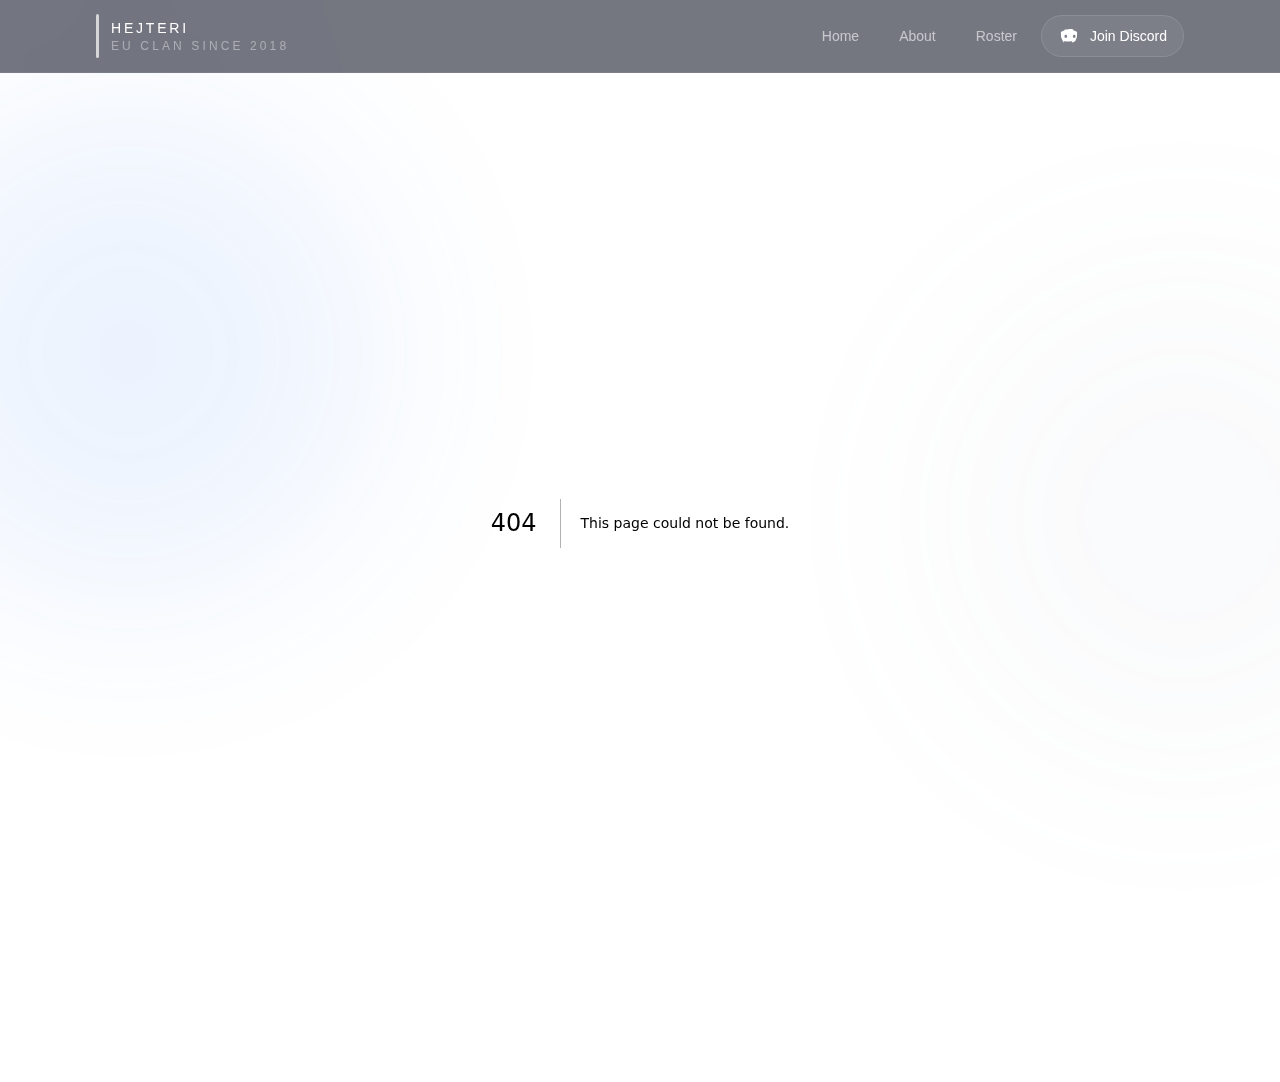
<file: 404/index.html>
<!DOCTYPE html><html lang="en"><head><meta charSet="utf-8"/><meta name="viewport" content="width=device-width, initial-scale=1"/><link rel="stylesheet" href="/_next/static/chunks/02nigaeahvu8h.css" data-precedence="next"/><link rel="preload" as="script" fetchPriority="low" href="/_next/static/chunks/0pc.tn.f9shbm.js"/><script src="/_next/static/chunks/0pqt~8bl3ukh4.js" async=""></script><script src="/_next/static/chunks/0174xh3wfsjm1.js" async=""></script><script src="/_next/static/chunks/00nvzi6qb_-1r.js" async=""></script><script src="/_next/static/chunks/turbopack-0f8xjoh9oty9q.js" async=""></script><script src="/_next/static/chunks/12vv-36tbi~2u.js" async=""></script><script src="/_next/static/chunks/0d3shmwh5_nmn.js" async=""></script><meta name="robots" content="noindex"/><title>404: This page could not be found.</title><title>HEJTERI Clan</title><meta name="description" content="Hejteri"/><link rel="shortcut icon" href="/logo.png"/><link rel="icon" href="/logo.png"/><link rel="apple-touch-icon" href="/logo.png"/><script>(self.__next_s=self.__next_s||[]).push([0,{"children":"\n            (() => {\n              const shouldRemoveAttribute = (name) =>\n                name === \"bis_skin_checked\" ||\n                name === \"bis_register\" ||\n                name.startsWith(\"__processed_\") ||\n                name.startsWith(\"bis_\");\n\n              const stripAttributes = () => {\n                const nodes = [document.documentElement, ...document.querySelectorAll(\"*\")];\n\n                for (const node of nodes) {\n                  for (const attribute of [...node.attributes]) {\n                    if (shouldRemoveAttribute(attribute.name)) {\n                      node.removeAttribute(attribute.name);\n                    }\n                  }\n                }\n              };\n\n              stripAttributes();\n              new MutationObserver(stripAttributes).observe(document.documentElement, {\n                subtree: true,\n                attributes: true,\n              });\n            })();\n          ","id":"strip-extension-attrs"}])</script><script src="/_next/static/chunks/03~yq9q893hmn.js" noModule=""></script></head><body class="font-sans"><div hidden=""><!--$--><!--/$--></div><div class="page-backdrop"></div><div class="relative min-h-screen"><header class="sticky top-0 z-40 border-b border-white/6 bg-slate-950/55 backdrop-blur-2xl"><div class="container-shell flex min-h-18 items-center justify-between gap-4"><a class="flex items-center gap-3" href="/"><span aria-hidden="true" class="h-11 w-[3px] rounded-full bg-white/70"></span><div><p class="font-display text-sm tracking-[0.20em] text-white">HEJTERI</p><p class="text-xs uppercase tracking-[0.26em] text-white/40">EU Clan Since 2018</p></div></a><nav class="hidden items-center gap-2 md:flex"><a class="rounded-full px-4 py-2 text-sm text-white/60 transition duration-300 hover:bg-white/[0.04] hover:text-white" href="/">Home</a><a class="rounded-full px-4 py-2 text-sm text-white/60 transition duration-300 hover:bg-white/[0.04] hover:text-white" href="/#about">About</a><a class="rounded-full px-4 py-2 text-sm text-white/60 transition duration-300 hover:bg-white/[0.04] hover:text-white" href="/roster/">Roster</a><a target="_blank" rel="noreferrer" class="inline-flex items-center gap-2 rounded-full border border-white/12 bg-white/[0.06] px-4 py-2 text-sm text-white transition duration-300 hover:-translate-y-0.5 hover:border-white/20 hover:bg-white/[0.1]" href="https://discord.gg/3jPu48B3pq"><svg viewBox="0 0 24 24" fill="none" class="size-6 size-4" aria-hidden="true"><path d="M8.8 5.4A14.4 14.4 0 0 1 12 5c1.1 0 2.2.1 3.2.4l.4 1.2c1.2.2 2.4.7 3.5 1.4a14 14 0 0 1-1.8 9 12.7 12.7 0 0 1-3.1 1.6l-.7-1.1c.7-.2 1.3-.6 1.9-1-1.7.8-3.7 1.1-5.4 1.1s-3.7-.3-5.4-1.1c.6.4 1.2.8 1.9 1l-.7 1.1A12.7 12.7 0 0 1 4.7 17a14 14 0 0 1-1.8-9 12 12 0 0 1 3.5-1.4l.4-1.2Zm-1 8.5c.7 0 1.3-.7 1.3-1.6 0-.9-.6-1.6-1.3-1.6-.8 0-1.4.7-1.3 1.6 0 .9.6 1.6 1.3 1.6Zm8.4 0c.8 0 1.4-.7 1.3-1.6 0-.9-.6-1.6-1.3-1.6s-1.3.7-1.3 1.6c0 .9.5 1.6 1.3 1.6Z" class="fill-current"></path></svg>Join Discord</a></nav><button type="button" class="inline-flex size-11 items-center justify-center rounded-2xl border border-white/10 bg-white/[0.04] text-white md:hidden" aria-expanded="false" aria-label="Toggle navigation"><svg viewBox="0 0 24 24" fill="none" class="size-5" aria-hidden="true"><path d="M4 7h16M4 12h16M4 17h16" stroke="currentColor" stroke-width="1.8" stroke-linecap="round"></path></svg></button></div><div class="overflow-hidden border-t border-white/6 transition-[max-height,opacity] duration-300 md:hidden max-h-0 opacity-0"><div class="container-shell flex flex-col gap-2 py-4"><a class="rounded-2xl border border-white/8 bg-white/[0.03] px-4 py-3 text-sm text-white/78" href="/">Home</a><a class="rounded-2xl border border-white/8 bg-white/[0.03] px-4 py-3 text-sm text-white/78" href="/#about">About</a><a class="rounded-2xl border border-white/8 bg-white/[0.03] px-4 py-3 text-sm text-white/78" href="/roster/">Roster</a><a target="_blank" rel="noreferrer" class="inline-flex items-center justify-center gap-2 rounded-2xl border border-white/10 bg-white/[0.06] px-4 py-3 text-sm text-white" href="https://discord.gg/3jPu48B3pq"><svg viewBox="0 0 24 24" fill="none" class="size-6 size-4" aria-hidden="true"><path d="M8.8 5.4A14.4 14.4 0 0 1 12 5c1.1 0 2.2.1 3.2.4l.4 1.2c1.2.2 2.4.7 3.5 1.4a14 14 0 0 1-1.8 9 12.7 12.7 0 0 1-3.1 1.6l-.7-1.1c.7-.2 1.3-.6 1.9-1-1.7.8-3.7 1.1-5.4 1.1s-3.7-.3-5.4-1.1c.6.4 1.2.8 1.9 1l-.7 1.1A12.7 12.7 0 0 1 4.7 17a14 14 0 0 1-1.8-9 12 12 0 0 1 3.5-1.4l.4-1.2Zm-1 8.5c.7 0 1.3-.7 1.3-1.6 0-.9-.6-1.6-1.3-1.6-.8 0-1.4.7-1.3 1.6 0 .9.6 1.6 1.3 1.6Zm8.4 0c.8 0 1.4-.7 1.3-1.6 0-.9-.6-1.6-1.3-1.6s-1.3.7-1.3 1.6c0 .9.5 1.6 1.3 1.6Z" class="fill-current"></path></svg>Join Discord</a></div></div></header><main><div style="font-family:system-ui,&quot;Segoe UI&quot;,Roboto,Helvetica,Arial,sans-serif,&quot;Apple Color Emoji&quot;,&quot;Segoe UI Emoji&quot;;height:100vh;text-align:center;display:flex;flex-direction:column;align-items:center;justify-content:center"><div><style>body{color:#000;background:#fff;margin:0}.next-error-h1{border-right:1px solid rgba(0,0,0,.3)}@media (prefers-color-scheme:dark){body{color:#fff;background:#000}.next-error-h1{border-right:1px solid rgba(255,255,255,.3)}}</style><h1 class="next-error-h1" style="display:inline-block;margin:0 20px 0 0;padding:0 23px 0 0;font-size:24px;font-weight:500;vertical-align:top;line-height:49px">404</h1><div style="display:inline-block"><h2 style="font-size:14px;font-weight:400;line-height:49px;margin:0">This page could not be found.</h2></div></div></div><!--$--><!--/$--></main><footer class="border-t border-white/6 py-8"><div class="container-shell flex flex-col gap-4 text-sm text-white/46 sm:flex-row sm:items-center sm:justify-between"><div><p class="font-display tracking-[0.3em] text-white">HEJTERI</p><p class="mt-1">Europe<!-- -->-based gaming clan. Active from <!-- -->2018<!-- --> to present.</p></div><div class="flex flex-wrap gap-4"><a class="transition hover:text-white/80" href="/#about">About</a><a class="transition hover:text-white/80" href="/roster/">Roster</a></div></div></footer></div><script src="/_next/static/chunks/0pc.tn.f9shbm.js" id="_R_" async=""></script><script>(self.__next_f=self.__next_f||[]).push([0])</script><script>self.__next_f.push([1,"1:\"$Sreact.fragment\"\n2:I[79520,[\"/_next/static/chunks/12vv-36tbi~2u.js\",\"/_next/static/chunks/0d3shmwh5_nmn.js\"],\"\"]\n3:I[20460,[\"/_next/static/chunks/12vv-36tbi~2u.js\",\"/_next/static/chunks/0d3shmwh5_nmn.js\"],\"LenisProvider\"]\n4:I[39995,[\"/_next/static/chunks/12vv-36tbi~2u.js\",\"/_next/static/chunks/0d3shmwh5_nmn.js\"],\"AppShell\"]\n5:I[39756,[\"/_next/static/chunks/12vv-36tbi~2u.js\",\"/_next/static/chunks/0d3shmwh5_nmn.js\"],\"default\"]\n6:I[37457,[\"/_next/static/chunks/12vv-36tbi~2u.js\",\"/_next/static/chunks/0d3shmwh5_nmn.js\"],\"default\"]\n7:I[97367,[\"/_next/static/chunks/12vv-36tbi~2u.js\",\"/_next/static/chunks/0d3shmwh5_nmn.js\"],\"OutletBoundary\"]\n8:\"$Sreact.suspense\"\nb:I[97367,[\"/_next/static/chunks/12vv-36tbi~2u.js\",\"/_next/static/chunks/0d3shmwh5_nmn.js\"],\"ViewportBoundary\"]\nd:I[97367,[\"/_next/static/chunks/12vv-36tbi~2u.js\",\"/_next/static/chunks/0d3shmwh5_nmn.js\"],\"MetadataBoundary\"]\nf:I[68027,[\"/_next/static/chunks/12vv-36tbi~2u.js\",\"/_next/static/chunks/0d3shmwh5_nmn.js\"],\"default\",1]\n:HL[\"/_next/static/chunks/02nigaeahvu8h.css\",\"style\"]\n"])</script><script>self.__next_f.push([1,"0:{\"P\":null,\"c\":[\"\",\"_not-found\",\"\"],\"q\":\"\",\"i\":false,\"f\":[[[\"\",{\"children\":[\"/_not-found\",{\"children\":[\"__PAGE__\",{}]}]},\"$undefined\",\"$undefined\",16],[[\"$\",\"$1\",\"c\",{\"children\":[[[\"$\",\"link\",\"0\",{\"rel\":\"stylesheet\",\"href\":\"/_next/static/chunks/02nigaeahvu8h.css\",\"precedence\":\"next\",\"crossOrigin\":\"$undefined\",\"nonce\":\"$undefined\"}],[\"$\",\"script\",\"script-0\",{\"src\":\"/_next/static/chunks/12vv-36tbi~2u.js\",\"async\":true,\"nonce\":\"$undefined\"}],[\"$\",\"script\",\"script-1\",{\"src\":\"/_next/static/chunks/0d3shmwh5_nmn.js\",\"async\":true,\"nonce\":\"$undefined\"}]],[\"$\",\"html\",null,{\"lang\":\"en\",\"suppressHydrationWarning\":true,\"children\":[[\"$\",\"head\",null,{\"children\":[\"$\",\"$L2\",null,{\"id\":\"strip-extension-attrs\",\"strategy\":\"beforeInteractive\",\"children\":\"\\n            (() =\u003e {\\n              const shouldRemoveAttribute = (name) =\u003e\\n                name === \\\"bis_skin_checked\\\" ||\\n                name === \\\"bis_register\\\" ||\\n                name.startsWith(\\\"__processed_\\\") ||\\n                name.startsWith(\\\"bis_\\\");\\n\\n              const stripAttributes = () =\u003e {\\n                const nodes = [document.documentElement, ...document.querySelectorAll(\\\"*\\\")];\\n\\n                for (const node of nodes) {\\n                  for (const attribute of [...node.attributes]) {\\n                    if (shouldRemoveAttribute(attribute.name)) {\\n                      node.removeAttribute(attribute.name);\\n                    }\\n                  }\\n                }\\n              };\\n\\n              stripAttributes();\\n              new MutationObserver(stripAttributes).observe(document.documentElement, {\\n                subtree: true,\\n                attributes: true,\\n              });\\n            })();\\n          \"}]}],[\"$\",\"body\",null,{\"suppressHydrationWarning\":true,\"className\":\"font-sans\",\"children\":[\"$\",\"$L3\",null,{\"children\":[\"$\",\"$L4\",null,{\"children\":[\"$\",\"$L5\",null,{\"parallelRouterKey\":\"children\",\"error\":\"$undefined\",\"errorStyles\":\"$undefined\",\"errorScripts\":\"$undefined\",\"template\":[\"$\",\"$L6\",null,{}],\"templateStyles\":\"$undefined\",\"templateScripts\":\"$undefined\",\"notFound\":[[[\"$\",\"title\",null,{\"children\":\"404: This page could not be found.\"}],[\"$\",\"div\",null,{\"style\":{\"fontFamily\":\"system-ui,\\\"Segoe UI\\\",Roboto,Helvetica,Arial,sans-serif,\\\"Apple Color Emoji\\\",\\\"Segoe UI Emoji\\\"\",\"height\":\"100vh\",\"textAlign\":\"center\",\"display\":\"flex\",\"flexDirection\":\"column\",\"alignItems\":\"center\",\"justifyContent\":\"center\"},\"children\":[\"$\",\"div\",null,{\"children\":[[\"$\",\"style\",null,{\"dangerouslySetInnerHTML\":{\"__html\":\"body{color:#000;background:#fff;margin:0}.next-error-h1{border-right:1px solid rgba(0,0,0,.3)}@media (prefers-color-scheme:dark){body{color:#fff;background:#000}.next-error-h1{border-right:1px solid rgba(255,255,255,.3)}}\"}}],[\"$\",\"h1\",null,{\"className\":\"next-error-h1\",\"style\":{\"display\":\"inline-block\",\"margin\":\"0 20px 0 0\",\"padding\":\"0 23px 0 0\",\"fontSize\":24,\"fontWeight\":500,\"verticalAlign\":\"top\",\"lineHeight\":\"49px\"},\"children\":404}],[\"$\",\"div\",null,{\"style\":{\"display\":\"inline-block\"},\"children\":[\"$\",\"h2\",null,{\"style\":{\"fontSize\":14,\"fontWeight\":400,\"lineHeight\":\"49px\",\"margin\":0},\"children\":\"This page could not be found.\"}]}]]}]}]],[]],\"forbidden\":\"$undefined\",\"unauthorized\":\"$undefined\"}]}]}]}]]}]]}],{\"children\":[[\"$\",\"$1\",\"c\",{\"children\":[null,[\"$\",\"$L5\",null,{\"parallelRouterKey\":\"children\",\"error\":\"$undefined\",\"errorStyles\":\"$undefined\",\"errorScripts\":\"$undefined\",\"template\":[\"$\",\"$L6\",null,{}],\"templateStyles\":\"$undefined\",\"templateScripts\":\"$undefined\",\"notFound\":\"$undefined\",\"forbidden\":\"$undefined\",\"unauthorized\":\"$undefined\"}]]}],{\"children\":[[\"$\",\"$1\",\"c\",{\"children\":[[[\"$\",\"title\",null,{\"children\":\"404: This page could not be found.\"}],[\"$\",\"div\",null,{\"style\":\"$0:f:0:1:0:props:children:1:props:children:1:props:children:props:children:props:children:props:notFound:0:1:props:style\",\"children\":[\"$\",\"div\",null,{\"children\":[[\"$\",\"style\",null,{\"dangerouslySetInnerHTML\":{\"__html\":\"body{color:#000;background:#fff;margin:0}.next-error-h1{border-right:1px solid rgba(0,0,0,.3)}@media (prefers-color-scheme:dark){body{color:#fff;background:#000}.next-error-h1{border-right:1px solid rgba(255,255,255,.3)}}\"}}],[\"$\",\"h1\",null,{\"className\":\"next-error-h1\",\"style\":\"$0:f:0:1:0:props:children:1:props:children:1:props:children:props:children:props:children:props:notFound:0:1:props:children:props:children:1:props:style\",\"children\":404}],[\"$\",\"div\",null,{\"style\":\"$0:f:0:1:0:props:children:1:props:children:1:props:children:props:children:props:children:props:notFound:0:1:props:children:props:children:2:props:style\",\"children\":[\"$\",\"h2\",null,{\"style\":\"$0:f:0:1:0:props:children:1:props:children:1:props:children:props:children:props:children:props:notFound:0:1:props:children:props:children:2:props:children:props:style\",\"children\":\"This page could not be found.\"}]}]]}]}]],null,[\"$\",\"$L7\",null,{\"children\":[\"$\",\"$8\",null,{\"name\":\"Next.MetadataOutlet\",\"children\":\"$@9\"}]}]]}],{},null,false,null]},null,false,\"$@a\"]},null,false,null],[\"$\",\"$1\",\"h\",{\"children\":[[\"$\",\"meta\",null,{\"name\":\"robots\",\"content\":\"noindex\"}],[\"$\",\"$Lb\",null,{\"children\":\"$Lc\"}],[\"$\",\"div\",null,{\"hidden\":true,\"children\":[\"$\",\"$Ld\",null,{\"children\":[\"$\",\"$8\",null,{\"name\":\"Next.Metadata\",\"children\":\"$Le\"}]}]}],null]}],false]],\"m\":\"$undefined\",\"G\":[\"$f\",[\"$L10\"]],\"S\":true,\"h\":null,\"s\":\"$undefined\",\"l\":\"$undefined\",\"p\":\"$undefined\",\"d\":\"$undefined\",\"b\":\"cxxsg8IfyZ08eOODdlJZO\"}\n"])</script><script>self.__next_f.push([1,"11:[]\na:\"$W11\"\n10:[\"$\",\"link\",\"0\",{\"rel\":\"stylesheet\",\"href\":\"/_next/static/chunks/02nigaeahvu8h.css\",\"precedence\":\"next\",\"crossOrigin\":\"$undefined\",\"nonce\":\"$undefined\"}]\n"])</script><script>self.__next_f.push([1,"c:[[\"$\",\"meta\",\"0\",{\"charSet\":\"utf-8\"}],[\"$\",\"meta\",\"1\",{\"name\":\"viewport\",\"content\":\"width=device-width, initial-scale=1\"}]]\n"])</script><script>self.__next_f.push([1,"12:I[27201,[\"/_next/static/chunks/12vv-36tbi~2u.js\",\"/_next/static/chunks/0d3shmwh5_nmn.js\"],\"IconMark\"]\n9:null\ne:[[\"$\",\"title\",\"0\",{\"children\":\"HEJTERI Clan\"}],[\"$\",\"meta\",\"1\",{\"name\":\"description\",\"content\":\"Hejteri\"}],[\"$\",\"link\",\"2\",{\"rel\":\"shortcut icon\",\"href\":\"/logo.png\"}],[\"$\",\"link\",\"3\",{\"rel\":\"icon\",\"href\":\"/logo.png\"}],[\"$\",\"link\",\"4\",{\"rel\":\"apple-touch-icon\",\"href\":\"/logo.png\"}],[\"$\",\"$L12\",\"5\",{}]]\n"])</script></body></html>
</file>
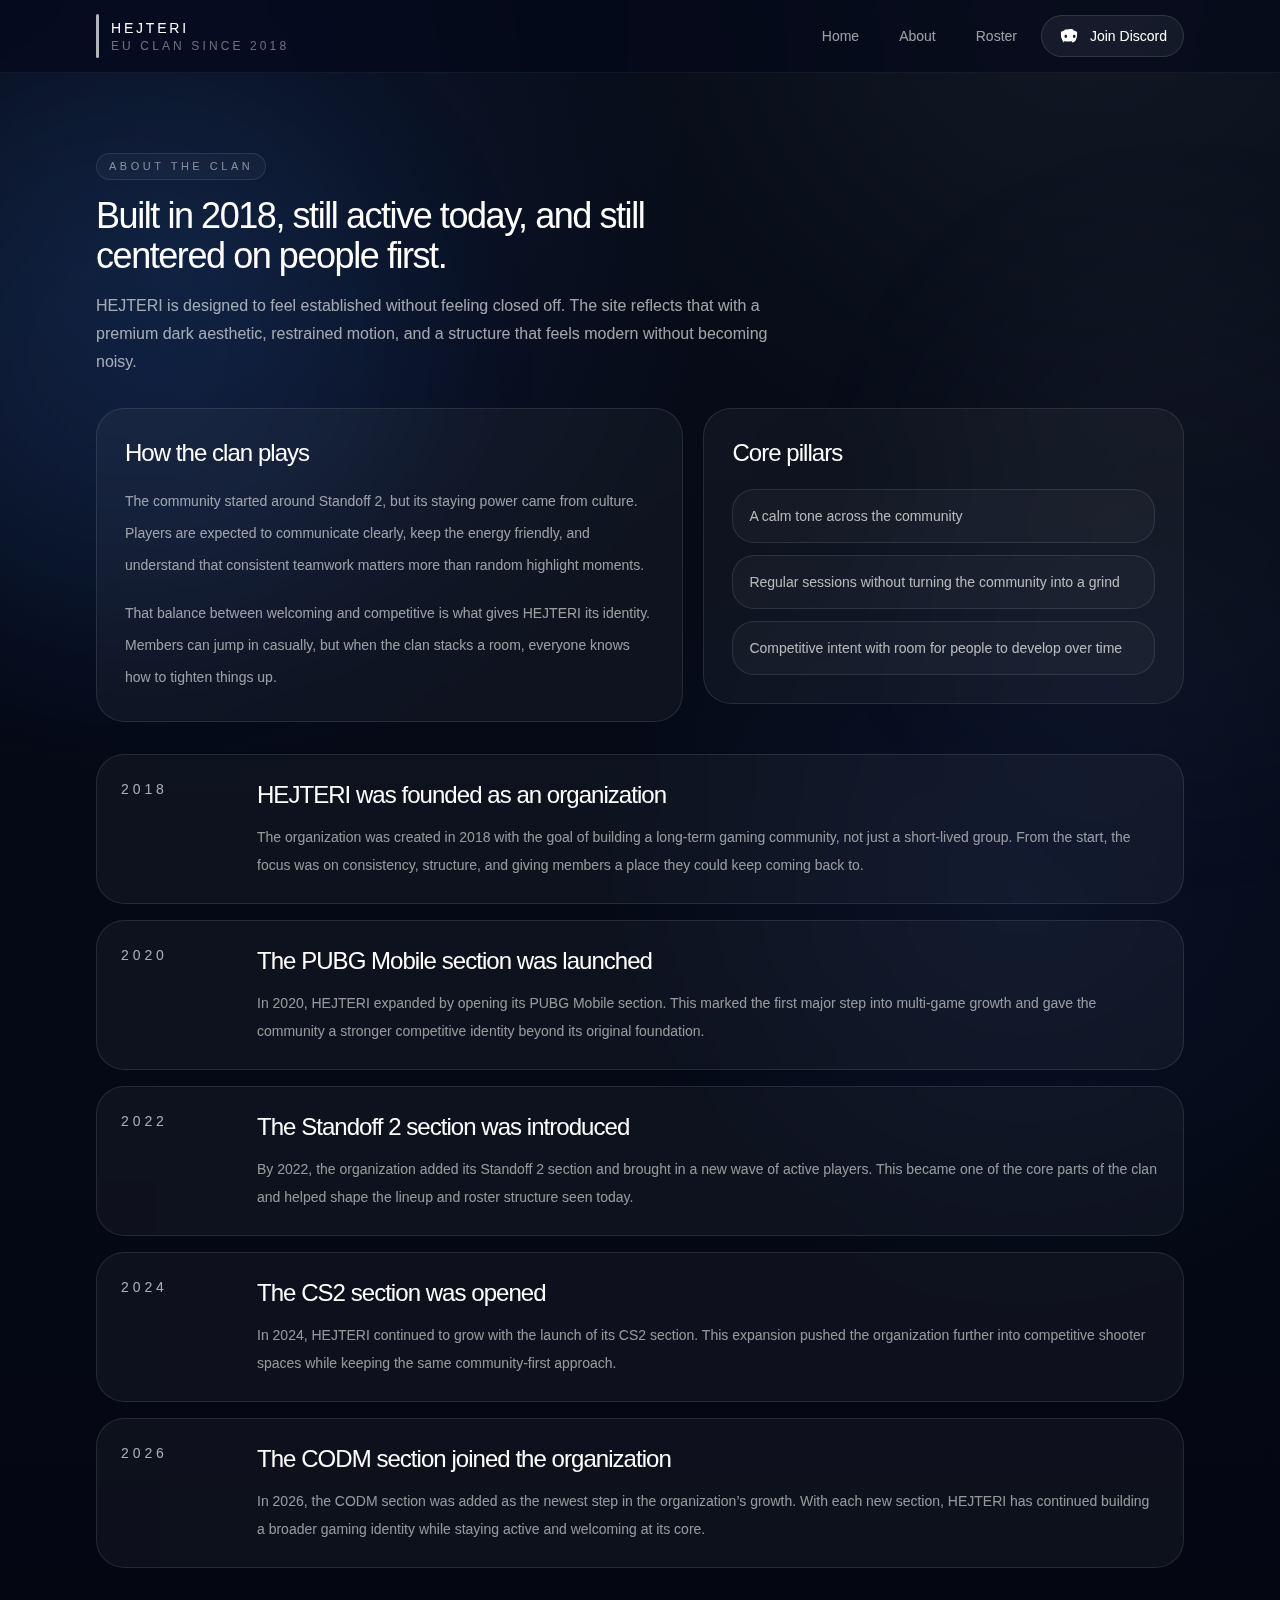
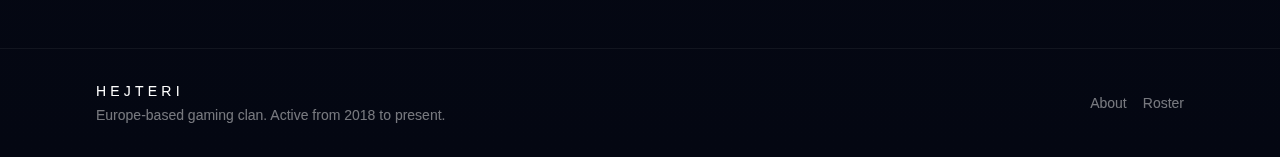
<file: about/index.html>
<!DOCTYPE html><html lang="en"><head><meta charSet="utf-8"/><meta name="viewport" content="width=device-width, initial-scale=1"/><link rel="stylesheet" href="/_next/static/chunks/02nigaeahvu8h.css" data-precedence="next"/><link rel="preload" as="script" fetchPriority="low" href="/_next/static/chunks/0pc.tn.f9shbm.js"/><script src="/_next/static/chunks/0pqt~8bl3ukh4.js" async=""></script><script src="/_next/static/chunks/0174xh3wfsjm1.js" async=""></script><script src="/_next/static/chunks/00nvzi6qb_-1r.js" async=""></script><script src="/_next/static/chunks/turbopack-0f8xjoh9oty9q.js" async=""></script><script src="/_next/static/chunks/12vv-36tbi~2u.js" async=""></script><script src="/_next/static/chunks/0d3shmwh5_nmn.js" async=""></script><script src="/_next/static/chunks/10g_cztlkd1oe.js" async=""></script><title>About | HEJTERI Clan</title><meta name="description" content="Hejteri"/><link rel="shortcut icon" href="/logo.png"/><link rel="icon" href="/logo.png"/><link rel="apple-touch-icon" href="/logo.png"/><script>(self.__next_s=self.__next_s||[]).push([0,{"children":"\n            (() => {\n              const shouldRemoveAttribute = (name) =>\n                name === \"bis_skin_checked\" ||\n                name === \"bis_register\" ||\n                name.startsWith(\"__processed_\") ||\n                name.startsWith(\"bis_\");\n\n              const stripAttributes = () => {\n                const nodes = [document.documentElement, ...document.querySelectorAll(\"*\")];\n\n                for (const node of nodes) {\n                  for (const attribute of [...node.attributes]) {\n                    if (shouldRemoveAttribute(attribute.name)) {\n                      node.removeAttribute(attribute.name);\n                    }\n                  }\n                }\n              };\n\n              stripAttributes();\n              new MutationObserver(stripAttributes).observe(document.documentElement, {\n                subtree: true,\n                attributes: true,\n              });\n            })();\n          ","id":"strip-extension-attrs"}])</script><script src="/_next/static/chunks/03~yq9q893hmn.js" noModule=""></script></head><body class="font-sans"><div hidden=""><!--$--><!--/$--></div><div class="page-backdrop"></div><div class="relative min-h-screen"><header class="sticky top-0 z-40 border-b border-white/6 bg-slate-950/55 backdrop-blur-2xl"><div class="container-shell flex min-h-18 items-center justify-between gap-4"><a class="flex items-center gap-3" href="/"><span aria-hidden="true" class="h-11 w-[3px] rounded-full bg-white/70"></span><div><p class="font-display text-sm tracking-[0.20em] text-white">HEJTERI</p><p class="text-xs uppercase tracking-[0.26em] text-white/40">EU Clan Since 2018</p></div></a><nav class="hidden items-center gap-2 md:flex"><a class="rounded-full px-4 py-2 text-sm text-white/60 transition duration-300 hover:bg-white/[0.04] hover:text-white" href="/">Home</a><a class="rounded-full px-4 py-2 text-sm text-white/60 transition duration-300 hover:bg-white/[0.04] hover:text-white" href="/#about">About</a><a class="rounded-full px-4 py-2 text-sm text-white/60 transition duration-300 hover:bg-white/[0.04] hover:text-white" href="/roster/">Roster</a><a target="_blank" rel="noreferrer" class="inline-flex items-center gap-2 rounded-full border border-white/12 bg-white/[0.06] px-4 py-2 text-sm text-white transition duration-300 hover:-translate-y-0.5 hover:border-white/20 hover:bg-white/[0.1]" href="https://discord.gg/3jPu48B3pq"><svg viewBox="0 0 24 24" fill="none" class="size-6 size-4" aria-hidden="true"><path d="M8.8 5.4A14.4 14.4 0 0 1 12 5c1.1 0 2.2.1 3.2.4l.4 1.2c1.2.2 2.4.7 3.5 1.4a14 14 0 0 1-1.8 9 12.7 12.7 0 0 1-3.1 1.6l-.7-1.1c.7-.2 1.3-.6 1.9-1-1.7.8-3.7 1.1-5.4 1.1s-3.7-.3-5.4-1.1c.6.4 1.2.8 1.9 1l-.7 1.1A12.7 12.7 0 0 1 4.7 17a14 14 0 0 1-1.8-9 12 12 0 0 1 3.5-1.4l.4-1.2Zm-1 8.5c.7 0 1.3-.7 1.3-1.6 0-.9-.6-1.6-1.3-1.6-.8 0-1.4.7-1.3 1.6 0 .9.6 1.6 1.3 1.6Zm8.4 0c.8 0 1.4-.7 1.3-1.6 0-.9-.6-1.6-1.3-1.6s-1.3.7-1.3 1.6c0 .9.5 1.6 1.3 1.6Z" class="fill-current"></path></svg>Join Discord</a></nav><button type="button" class="inline-flex size-11 items-center justify-center rounded-2xl border border-white/10 bg-white/[0.04] text-white md:hidden" aria-expanded="false" aria-label="Toggle navigation"><svg viewBox="0 0 24 24" fill="none" class="size-5" aria-hidden="true"><path d="M4 7h16M4 12h16M4 17h16" stroke="currentColor" stroke-width="1.8" stroke-linecap="round"></path></svg></button></div><div class="overflow-hidden border-t border-white/6 transition-[max-height,opacity] duration-300 md:hidden max-h-0 opacity-0"><div class="container-shell flex flex-col gap-2 py-4"><a class="rounded-2xl border border-white/8 bg-white/[0.03] px-4 py-3 text-sm text-white/78" href="/">Home</a><a class="rounded-2xl border border-white/8 bg-white/[0.03] px-4 py-3 text-sm text-white/78" href="/#about">About</a><a class="rounded-2xl border border-white/8 bg-white/[0.03] px-4 py-3 text-sm text-white/78" href="/roster/">Roster</a><a target="_blank" rel="noreferrer" class="inline-flex items-center justify-center gap-2 rounded-2xl border border-white/10 bg-white/[0.06] px-4 py-3 text-sm text-white" href="https://discord.gg/3jPu48B3pq"><svg viewBox="0 0 24 24" fill="none" class="size-6 size-4" aria-hidden="true"><path d="M8.8 5.4A14.4 14.4 0 0 1 12 5c1.1 0 2.2.1 3.2.4l.4 1.2c1.2.2 2.4.7 3.5 1.4a14 14 0 0 1-1.8 9 12.7 12.7 0 0 1-3.1 1.6l-.7-1.1c.7-.2 1.3-.6 1.9-1-1.7.8-3.7 1.1-5.4 1.1s-3.7-.3-5.4-1.1c.6.4 1.2.8 1.9 1l-.7 1.1A12.7 12.7 0 0 1 4.7 17a14 14 0 0 1-1.8-9 12 12 0 0 1 3.5-1.4l.4-1.2Zm-1 8.5c.7 0 1.3-.7 1.3-1.6 0-.9-.6-1.6-1.3-1.6-.8 0-1.4.7-1.3 1.6 0 .9.6 1.6 1.3 1.6Zm8.4 0c.8 0 1.4-.7 1.3-1.6 0-.9-.6-1.6-1.3-1.6s-1.3.7-1.3 1.6c0 .9.5 1.6 1.3 1.6Z" class="fill-current"></path></svg>Join Discord</a></div></div></header><main><div class="container-shell section-space space-y-8"><div><div class="max-w-2xl"><p class="eyebrow">About The Clan</p><h2 class="mt-4 font-display text-3xl tracking-[-0.04em] text-white sm:text-4xl">Built in 2018, still active today, and still centered on people first.</h2><p class="mt-4 text-sm leading-7 text-white/62 sm:text-base">HEJTERI is designed to feel established without feeling closed off. The site reflects that with a premium dark aesthetic, restrained motion, and a structure that feels modern without becoming noisy.</p></div></div><div class="grid gap-5 lg:grid-cols-[1.1fr_0.9fr]"><div><div class="relative overflow-hidden rounded-[28px] border border-white/10 bg-white/[0.04] backdrop-blur-xl p-7"><p class="font-display text-2xl tracking-[-0.04em] text-white">How the clan plays</p><p class="mt-4 text-sm leading-8 text-white/58">The community started around <!-- -->Standoff 2<!-- -->, but its staying power came from culture. Players are expected to communicate clearly, keep the energy friendly, and understand that consistent teamwork matters more than random highlight moments.</p><p class="mt-4 text-sm leading-8 text-white/58">That balance between welcoming and competitive is what gives HEJTERI its identity. Members can jump in casually, but when the clan stacks a room, everyone knows how to tighten things up.</p></div></div><div><div class="relative overflow-hidden rounded-[28px] border border-white/10 bg-white/[0.04] backdrop-blur-xl p-7"><p class="font-display text-2xl tracking-[-0.04em] text-white">Core pillars</p><div class="mt-5 space-y-3"><div class="rounded-[22px] border border-white/10 bg-white/[0.03] px-4 py-4 text-sm text-white/68">A calm tone across the community</div><div class="rounded-[22px] border border-white/10 bg-white/[0.03] px-4 py-4 text-sm text-white/68">Regular sessions without turning the community into a grind</div><div class="rounded-[22px] border border-white/10 bg-white/[0.03] px-4 py-4 text-sm text-white/68">Competitive intent with room for people to develop over time</div></div></div></div></div><div class="space-y-4"><div><div class="relative overflow-hidden rounded-[28px] border border-white/10 bg-white/[0.04] backdrop-blur-xl grid gap-4 p-6 lg:grid-cols-[120px_1fr]"><p class="text-sm uppercase tracking-[0.28em] text-sky-100/70">2018</p><div><p class="font-display text-2xl tracking-[-0.04em] text-white">HEJTERI was founded as an organization</p><p class="mt-3 text-sm leading-7 text-white/56">The organization was created in 2018 with the goal of building a long-term gaming community, not just a short-lived group. From the start, the focus was on consistency, structure, and giving members a place they could keep coming back to.</p></div></div></div><div><div class="relative overflow-hidden rounded-[28px] border border-white/10 bg-white/[0.04] backdrop-blur-xl grid gap-4 p-6 lg:grid-cols-[120px_1fr]"><p class="text-sm uppercase tracking-[0.28em] text-sky-100/70">2020</p><div><p class="font-display text-2xl tracking-[-0.04em] text-white">The PUBG Mobile section was launched</p><p class="mt-3 text-sm leading-7 text-white/56">In 2020, HEJTERI expanded by opening its PUBG Mobile section. This marked the first major step into multi-game growth and gave the community a stronger competitive identity beyond its original foundation.</p></div></div></div><div><div class="relative overflow-hidden rounded-[28px] border border-white/10 bg-white/[0.04] backdrop-blur-xl grid gap-4 p-6 lg:grid-cols-[120px_1fr]"><p class="text-sm uppercase tracking-[0.28em] text-sky-100/70">2022</p><div><p class="font-display text-2xl tracking-[-0.04em] text-white">The Standoff 2 section was introduced</p><p class="mt-3 text-sm leading-7 text-white/56">By 2022, the organization added its Standoff 2 section and brought in a new wave of active players. This became one of the core parts of the clan and helped shape the lineup and roster structure seen today.</p></div></div></div><div><div class="relative overflow-hidden rounded-[28px] border border-white/10 bg-white/[0.04] backdrop-blur-xl grid gap-4 p-6 lg:grid-cols-[120px_1fr]"><p class="text-sm uppercase tracking-[0.28em] text-sky-100/70">2024</p><div><p class="font-display text-2xl tracking-[-0.04em] text-white">The CS2 section was opened</p><p class="mt-3 text-sm leading-7 text-white/56">In 2024, HEJTERI continued to grow with the launch of its CS2 section. This expansion pushed the organization further into competitive shooter spaces while keeping the same community-first approach.</p></div></div></div><div><div class="relative overflow-hidden rounded-[28px] border border-white/10 bg-white/[0.04] backdrop-blur-xl grid gap-4 p-6 lg:grid-cols-[120px_1fr]"><p class="text-sm uppercase tracking-[0.28em] text-sky-100/70">2026</p><div><p class="font-display text-2xl tracking-[-0.04em] text-white">The CODM section joined the organization</p><p class="mt-3 text-sm leading-7 text-white/56">In 2026, the CODM section was added as the newest step in the organization’s growth. With each new section, HEJTERI has continued building a broader gaming identity while staying active and welcoming at its core.</p></div></div></div></div></div><!--$--><!--/$--></main><footer class="border-t border-white/6 py-8"><div class="container-shell flex flex-col gap-4 text-sm text-white/46 sm:flex-row sm:items-center sm:justify-between"><div><p class="font-display tracking-[0.3em] text-white">HEJTERI</p><p class="mt-1">Europe<!-- -->-based gaming clan. Active from <!-- -->2018<!-- --> to present.</p></div><div class="flex flex-wrap gap-4"><a class="transition hover:text-white/80" href="/#about">About</a><a class="transition hover:text-white/80" href="/roster/">Roster</a></div></div></footer></div><script src="/_next/static/chunks/0pc.tn.f9shbm.js" id="_R_" async=""></script><script>(self.__next_f=self.__next_f||[]).push([0])</script><script>self.__next_f.push([1,"1:\"$Sreact.fragment\"\n2:I[79520,[\"/_next/static/chunks/12vv-36tbi~2u.js\",\"/_next/static/chunks/0d3shmwh5_nmn.js\"],\"\"]\n3:I[20460,[\"/_next/static/chunks/12vv-36tbi~2u.js\",\"/_next/static/chunks/0d3shmwh5_nmn.js\"],\"LenisProvider\"]\n4:I[39995,[\"/_next/static/chunks/12vv-36tbi~2u.js\",\"/_next/static/chunks/0d3shmwh5_nmn.js\"],\"AppShell\"]\n5:I[39756,[\"/_next/static/chunks/12vv-36tbi~2u.js\",\"/_next/static/chunks/0d3shmwh5_nmn.js\"],\"default\"]\n6:I[37457,[\"/_next/static/chunks/12vv-36tbi~2u.js\",\"/_next/static/chunks/0d3shmwh5_nmn.js\"],\"default\"]\n7:I[89170,[\"/_next/static/chunks/12vv-36tbi~2u.js\",\"/_next/static/chunks/0d3shmwh5_nmn.js\",\"/_next/static/chunks/10g_cztlkd1oe.js\"],\"Reveal\"]\nf:I[68027,[\"/_next/static/chunks/12vv-36tbi~2u.js\",\"/_next/static/chunks/0d3shmwh5_nmn.js\"],\"default\",1]\n:HL[\"/_next/static/chunks/02nigaeahvu8h.css\",\"style\"]\n"])</script><script>self.__next_f.push([1,"0:{\"P\":null,\"c\":[\"\",\"about\",\"\"],\"q\":\"\",\"i\":false,\"f\":[[[\"\",{\"children\":[\"about\",{\"children\":[\"__PAGE__\",{}]}]},\"$undefined\",\"$undefined\",16],[[\"$\",\"$1\",\"c\",{\"children\":[[[\"$\",\"link\",\"0\",{\"rel\":\"stylesheet\",\"href\":\"/_next/static/chunks/02nigaeahvu8h.css\",\"precedence\":\"next\",\"crossOrigin\":\"$undefined\",\"nonce\":\"$undefined\"}],[\"$\",\"script\",\"script-0\",{\"src\":\"/_next/static/chunks/12vv-36tbi~2u.js\",\"async\":true,\"nonce\":\"$undefined\"}],[\"$\",\"script\",\"script-1\",{\"src\":\"/_next/static/chunks/0d3shmwh5_nmn.js\",\"async\":true,\"nonce\":\"$undefined\"}]],[\"$\",\"html\",null,{\"lang\":\"en\",\"suppressHydrationWarning\":true,\"children\":[[\"$\",\"head\",null,{\"children\":[\"$\",\"$L2\",null,{\"id\":\"strip-extension-attrs\",\"strategy\":\"beforeInteractive\",\"children\":\"\\n            (() =\u003e {\\n              const shouldRemoveAttribute = (name) =\u003e\\n                name === \\\"bis_skin_checked\\\" ||\\n                name === \\\"bis_register\\\" ||\\n                name.startsWith(\\\"__processed_\\\") ||\\n                name.startsWith(\\\"bis_\\\");\\n\\n              const stripAttributes = () =\u003e {\\n                const nodes = [document.documentElement, ...document.querySelectorAll(\\\"*\\\")];\\n\\n                for (const node of nodes) {\\n                  for (const attribute of [...node.attributes]) {\\n                    if (shouldRemoveAttribute(attribute.name)) {\\n                      node.removeAttribute(attribute.name);\\n                    }\\n                  }\\n                }\\n              };\\n\\n              stripAttributes();\\n              new MutationObserver(stripAttributes).observe(document.documentElement, {\\n                subtree: true,\\n                attributes: true,\\n              });\\n            })();\\n          \"}]}],[\"$\",\"body\",null,{\"suppressHydrationWarning\":true,\"className\":\"font-sans\",\"children\":[\"$\",\"$L3\",null,{\"children\":[\"$\",\"$L4\",null,{\"children\":[\"$\",\"$L5\",null,{\"parallelRouterKey\":\"children\",\"error\":\"$undefined\",\"errorStyles\":\"$undefined\",\"errorScripts\":\"$undefined\",\"template\":[\"$\",\"$L6\",null,{}],\"templateStyles\":\"$undefined\",\"templateScripts\":\"$undefined\",\"notFound\":[[[\"$\",\"title\",null,{\"children\":\"404: This page could not be found.\"}],[\"$\",\"div\",null,{\"style\":{\"fontFamily\":\"system-ui,\\\"Segoe UI\\\",Roboto,Helvetica,Arial,sans-serif,\\\"Apple Color Emoji\\\",\\\"Segoe UI Emoji\\\"\",\"height\":\"100vh\",\"textAlign\":\"center\",\"display\":\"flex\",\"flexDirection\":\"column\",\"alignItems\":\"center\",\"justifyContent\":\"center\"},\"children\":[\"$\",\"div\",null,{\"children\":[[\"$\",\"style\",null,{\"dangerouslySetInnerHTML\":{\"__html\":\"body{color:#000;background:#fff;margin:0}.next-error-h1{border-right:1px solid rgba(0,0,0,.3)}@media (prefers-color-scheme:dark){body{color:#fff;background:#000}.next-error-h1{border-right:1px solid rgba(255,255,255,.3)}}\"}}],[\"$\",\"h1\",null,{\"className\":\"next-error-h1\",\"style\":{\"display\":\"inline-block\",\"margin\":\"0 20px 0 0\",\"padding\":\"0 23px 0 0\",\"fontSize\":24,\"fontWeight\":500,\"verticalAlign\":\"top\",\"lineHeight\":\"49px\"},\"children\":404}],[\"$\",\"div\",null,{\"style\":{\"display\":\"inline-block\"},\"children\":[\"$\",\"h2\",null,{\"style\":{\"fontSize\":14,\"fontWeight\":400,\"lineHeight\":\"49px\",\"margin\":0},\"children\":\"This page could not be found.\"}]}]]}]}]],[]],\"forbidden\":\"$undefined\",\"unauthorized\":\"$undefined\"}]}]}]}]]}]]}],{\"children\":[[\"$\",\"$1\",\"c\",{\"children\":[null,[\"$\",\"$L5\",null,{\"parallelRouterKey\":\"children\",\"error\":\"$undefined\",\"errorStyles\":\"$undefined\",\"errorScripts\":\"$undefined\",\"template\":[\"$\",\"$L6\",null,{}],\"templateStyles\":\"$undefined\",\"templateScripts\":\"$undefined\",\"notFound\":\"$undefined\",\"forbidden\":\"$undefined\",\"unauthorized\":\"$undefined\"}]]}],{\"children\":[[\"$\",\"$1\",\"c\",{\"children\":[[\"$\",\"div\",null,{\"className\":\"container-shell section-space space-y-8\",\"children\":[[\"$\",\"$L7\",null,{\"children\":[\"$\",\"div\",null,{\"className\":\"max-w-2xl\",\"children\":[[\"$\",\"p\",null,{\"className\":\"eyebrow\",\"children\":\"About The Clan\"}],[\"$\",\"h2\",null,{\"className\":\"mt-4 font-display text-3xl tracking-[-0.04em] text-white sm:text-4xl\",\"children\":\"Built in 2018, still active today, and still centered on people first.\"}],[\"$\",\"p\",null,{\"className\":\"mt-4 text-sm leading-7 text-white/62 sm:text-base\",\"children\":\"HEJTERI is designed to feel established without feeling closed off. The site reflects that with a premium dark aesthetic, restrained motion, and a structure that feels modern without becoming noisy.\"}]]}]}],[\"$\",\"div\",null,{\"className\":\"grid gap-5 lg:grid-cols-[1.1fr_0.9fr]\",\"children\":[\"$L8\",\"$L9\"]}],\"$La\"]}],[\"$Lb\"],\"$Lc\"]}],{},null,false,null]},null,false,\"$@d\"]},null,false,null],\"$Le\",false]],\"m\":\"$undefined\",\"G\":[\"$f\",[\"$L10\"]],\"S\":true,\"h\":null,\"s\":\"$undefined\",\"l\":\"$undefined\",\"p\":\"$undefined\",\"d\":\"$undefined\",\"b\":\"cxxsg8IfyZ08eOODdlJZO\"}\n"])</script><script>self.__next_f.push([1,"11:I[97367,[\"/_next/static/chunks/12vv-36tbi~2u.js\",\"/_next/static/chunks/0d3shmwh5_nmn.js\"],\"OutletBoundary\"]\n12:\"$Sreact.suspense\"\n15:I[97367,[\"/_next/static/chunks/12vv-36tbi~2u.js\",\"/_next/static/chunks/0d3shmwh5_nmn.js\"],\"ViewportBoundary\"]\n17:I[97367,[\"/_next/static/chunks/12vv-36tbi~2u.js\",\"/_next/static/chunks/0d3shmwh5_nmn.js\"],\"MetadataBoundary\"]\n8:[\"$\",\"$L7\",null,{\"delay\":60,\"children\":[\"$\",\"div\",null,{\"className\":\"relative overflow-hidden rounded-[28px] border border-white/10 bg-white/[0.04] backdrop-blur-xl p-7\",\"children\":[[\"$\",\"p\",null,{\"className\":\"font-display text-2xl tracking-[-0.04em] text-white\",\"children\":\"How the clan plays\"}],[\"$\",\"p\",null,{\"className\":\"mt-4 text-sm leading-8 text-white/58\",\"children\":[\"The community started around \",\"Standoff 2\",\", but its staying power came from culture. Players are expected to communicate clearly, keep the energy friendly, and understand that consistent teamwork matters more than random highlight moments.\"]}],[\"$\",\"p\",null,{\"className\":\"mt-4 text-sm leading-8 text-white/58\",\"children\":\"That balance between welcoming and competitive is what gives HEJTERI its identity. Members can jump in casually, but when the clan stacks a room, everyone knows how to tighten things up.\"}]]}]}]\n9:[\"$\",\"$L7\",null,{\"delay\":120,\"children\":[\"$\",\"div\",null,{\"className\":\"relative overflow-hidden rounded-[28px] border border-white/10 bg-white/[0.04] backdrop-blur-xl p-7\",\"children\":[[\"$\",\"p\",null,{\"className\":\"font-display text-2xl tracking-[-0.04em] text-white\",\"children\":\"Core pillars\"}],[\"$\",\"div\",null,{\"className\":\"mt-5 space-y-3\",\"children\":[[\"$\",\"div\",\"A calm tone across the community\",{\"className\":\"rounded-[22px] border border-white/10 bg-white/[0.03] px-4 py-4 text-sm text-white/68\",\"children\":\"A calm tone across the community\"}],[\"$\",\"div\",\"Regular sessions without turning the community into a grind\",{\"className\":\"rounded-[22px] border border-white/10 bg-white/[0.03] px-4 py-4 text-sm text-white/68\",\"children\":\"Regular sessions without turning the community into a grind\"}],[\"$\",\"div\",\"Competitive intent with room for people to develop over time\",{\"className\":\"rounded-[22px] border border-white/10 bg-white/[0.03] px-4 py-4 text-sm text-white/68\",\"children\":\"Competitive intent with room for people to develop over time\"}]]}]]}]}]\n"])</script><script>self.__next_f.push([1,"a:[\"$\",\"div\",null,{\"className\":\"space-y-4\",\"children\":[[\"$\",\"$L7\",\"HEJTERI was founded as an organization\",{\"delay\":0,\"children\":[\"$\",\"div\",null,{\"className\":\"relative overflow-hidden rounded-[28px] border border-white/10 bg-white/[0.04] backdrop-blur-xl grid gap-4 p-6 lg:grid-cols-[120px_1fr]\",\"children\":[[\"$\",\"p\",null,{\"className\":\"text-sm uppercase tracking-[0.28em] text-sky-100/70\",\"children\":\"2018\"}],[\"$\",\"div\",null,{\"children\":[[\"$\",\"p\",null,{\"className\":\"font-display text-2xl tracking-[-0.04em] text-white\",\"children\":\"HEJTERI was founded as an organization\"}],[\"$\",\"p\",null,{\"className\":\"mt-3 text-sm leading-7 text-white/56\",\"children\":\"The organization was created in 2018 with the goal of building a long-term gaming community, not just a short-lived group. From the start, the focus was on consistency, structure, and giving members a place they could keep coming back to.\"}]]}]]}]}],[\"$\",\"$L7\",\"The PUBG Mobile section was launched\",{\"delay\":50,\"children\":[\"$\",\"div\",null,{\"className\":\"relative overflow-hidden rounded-[28px] border border-white/10 bg-white/[0.04] backdrop-blur-xl grid gap-4 p-6 lg:grid-cols-[120px_1fr]\",\"children\":[[\"$\",\"p\",null,{\"className\":\"text-sm uppercase tracking-[0.28em] text-sky-100/70\",\"children\":\"2020\"}],[\"$\",\"div\",null,{\"children\":[[\"$\",\"p\",null,{\"className\":\"font-display text-2xl tracking-[-0.04em] text-white\",\"children\":\"The PUBG Mobile section was launched\"}],[\"$\",\"p\",null,{\"className\":\"mt-3 text-sm leading-7 text-white/56\",\"children\":\"In 2020, HEJTERI expanded by opening its PUBG Mobile section. This marked the first major step into multi-game growth and gave the community a stronger competitive identity beyond its original foundation.\"}]]}]]}]}],[\"$\",\"$L7\",\"The Standoff 2 section was introduced\",{\"delay\":100,\"children\":[\"$\",\"div\",null,{\"className\":\"relative overflow-hidden rounded-[28px] border border-white/10 bg-white/[0.04] backdrop-blur-xl grid gap-4 p-6 lg:grid-cols-[120px_1fr]\",\"children\":[[\"$\",\"p\",null,{\"className\":\"text-sm uppercase tracking-[0.28em] text-sky-100/70\",\"children\":\"2022\"}],[\"$\",\"div\",null,{\"children\":[[\"$\",\"p\",null,{\"className\":\"font-display text-2xl tracking-[-0.04em] text-white\",\"children\":\"The Standoff 2 section was introduced\"}],[\"$\",\"p\",null,{\"className\":\"mt-3 text-sm leading-7 text-white/56\",\"children\":\"By 2022, the organization added its Standoff 2 section and brought in a new wave of active players. This became one of the core parts of the clan and helped shape the lineup and roster structure seen today.\"}]]}]]}]}],[\"$\",\"$L7\",\"The CS2 section was opened\",{\"delay\":150,\"children\":[\"$\",\"div\",null,{\"className\":\"relative overflow-hidden rounded-[28px] border border-white/10 bg-white/[0.04] backdrop-blur-xl grid gap-4 p-6 lg:grid-cols-[120px_1fr]\",\"children\":[[\"$\",\"p\",null,{\"className\":\"text-sm uppercase tracking-[0.28em] text-sky-100/70\",\"children\":\"2024\"}],[\"$\",\"div\",null,{\"children\":[[\"$\",\"p\",null,{\"className\":\"font-display text-2xl tracking-[-0.04em] text-white\",\"children\":\"The CS2 section was opened\"}],[\"$\",\"p\",null,{\"className\":\"mt-3 text-sm leading-7 text-white/56\",\"children\":\"In 2024, HEJTERI continued to grow with the launch of its CS2 section. This expansion pushed the organization further into competitive shooter spaces while keeping the same community-first approach.\"}]]}]]}]}],[\"$\",\"$L7\",\"The CODM section joined the organization\",{\"delay\":200,\"children\":[\"$\",\"div\",null,{\"className\":\"relative overflow-hidden rounded-[28px] border border-white/10 bg-white/[0.04] backdrop-blur-xl grid gap-4 p-6 lg:grid-cols-[120px_1fr]\",\"children\":[[\"$\",\"p\",null,{\"className\":\"text-sm uppercase tracking-[0.28em] text-sky-100/70\",\"children\":\"2026\"}],[\"$\",\"div\",null,{\"children\":[[\"$\",\"p\",null,{\"className\":\"font-display text-2xl tracking-[-0.04em] text-white\",\"children\":\"The CODM section joined the organization\"}],[\"$\",\"p\",null,{\"className\":\"mt-3 text-sm leading-7 text-white/56\",\"children\":\"In 2026, the CODM section was added as the newest step in the organization’s growth. With each new section, HEJTERI has continued building a broader gaming identity while staying active and welcoming at its core.\"}]]}]]}]}]]}]\n"])</script><script>self.__next_f.push([1,"b:[\"$\",\"script\",\"script-0\",{\"src\":\"/_next/static/chunks/10g_cztlkd1oe.js\",\"async\":true,\"nonce\":\"$undefined\"}]\nc:[\"$\",\"$L11\",null,{\"children\":[\"$\",\"$12\",null,{\"name\":\"Next.MetadataOutlet\",\"children\":\"$@13\"}]}]\n14:[]\nd:\"$W14\"\ne:[\"$\",\"$1\",\"h\",{\"children\":[null,[\"$\",\"$L15\",null,{\"children\":\"$L16\"}],[\"$\",\"div\",null,{\"hidden\":true,\"children\":[\"$\",\"$L17\",null,{\"children\":[\"$\",\"$12\",null,{\"name\":\"Next.Metadata\",\"children\":\"$L18\"}]}]}],null]}]\n10:[\"$\",\"link\",\"0\",{\"rel\":\"stylesheet\",\"href\":\"/_next/static/chunks/02nigaeahvu8h.css\",\"precedence\":\"next\",\"crossOrigin\":\"$undefined\",\"nonce\":\"$undefined\"}]\n"])</script><script>self.__next_f.push([1,"16:[[\"$\",\"meta\",\"0\",{\"charSet\":\"utf-8\"}],[\"$\",\"meta\",\"1\",{\"name\":\"viewport\",\"content\":\"width=device-width, initial-scale=1\"}]]\n"])</script><script>self.__next_f.push([1,"19:I[27201,[\"/_next/static/chunks/12vv-36tbi~2u.js\",\"/_next/static/chunks/0d3shmwh5_nmn.js\"],\"IconMark\"]\n13:null\n18:[[\"$\",\"title\",\"0\",{\"children\":\"About | HEJTERI Clan\"}],[\"$\",\"meta\",\"1\",{\"name\":\"description\",\"content\":\"Hejteri\"}],[\"$\",\"link\",\"2\",{\"rel\":\"shortcut icon\",\"href\":\"/logo.png\"}],[\"$\",\"link\",\"3\",{\"rel\":\"icon\",\"href\":\"/logo.png\"}],[\"$\",\"link\",\"4\",{\"rel\":\"apple-touch-icon\",\"href\":\"/logo.png\"}],[\"$\",\"$L19\",\"5\",{}]]\n"])</script></body></html>
</file>
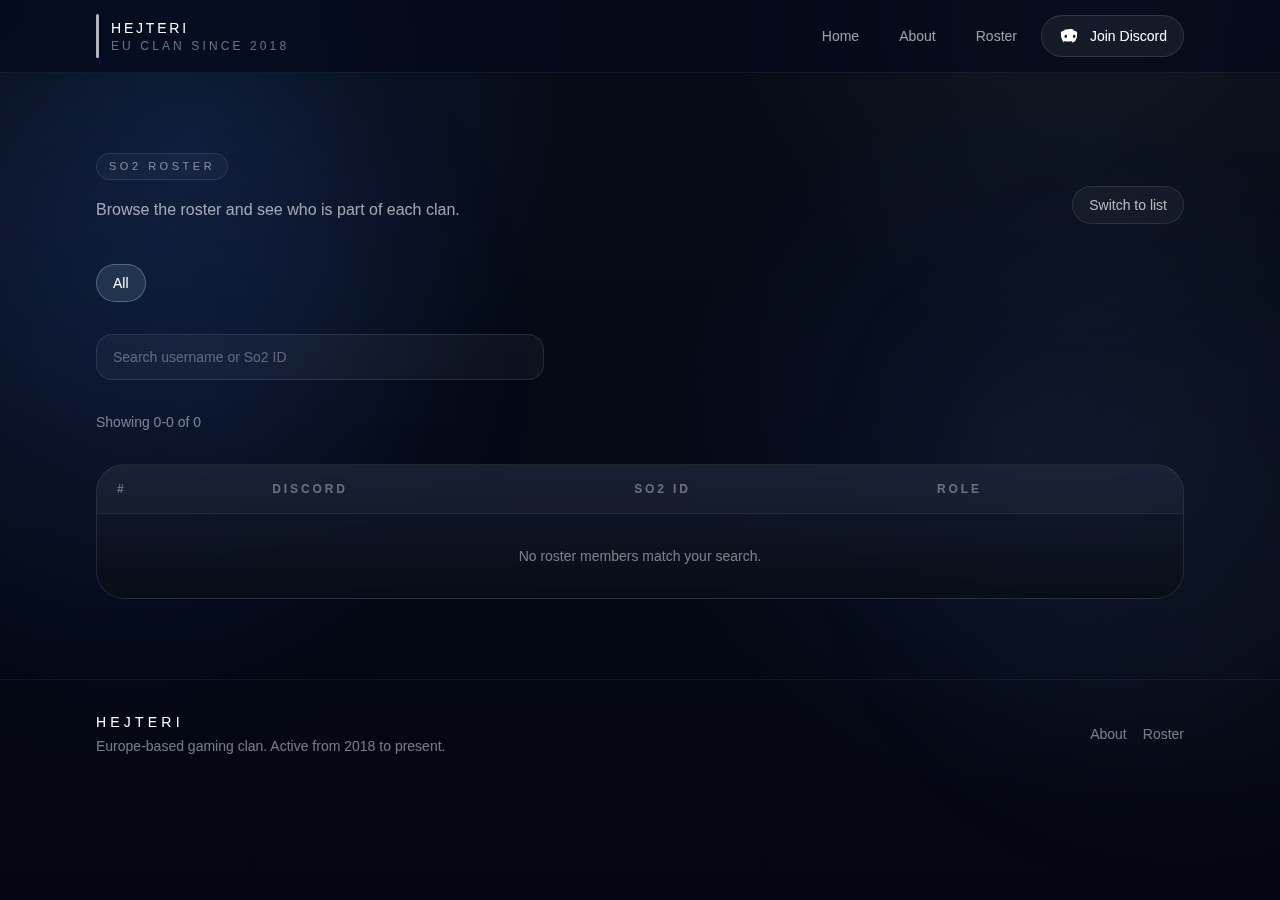
<file: roster/index.html>
<!DOCTYPE html><html lang="en"><head><meta charSet="utf-8"/><meta name="viewport" content="width=device-width, initial-scale=1"/><link rel="stylesheet" href="/_next/static/chunks/02nigaeahvu8h.css" data-precedence="next"/><link rel="preload" as="script" fetchPriority="low" href="/_next/static/chunks/0pc.tn.f9shbm.js"/><script src="/_next/static/chunks/0pqt~8bl3ukh4.js" async=""></script><script src="/_next/static/chunks/0174xh3wfsjm1.js" async=""></script><script src="/_next/static/chunks/00nvzi6qb_-1r.js" async=""></script><script src="/_next/static/chunks/turbopack-0f8xjoh9oty9q.js" async=""></script><script src="/_next/static/chunks/12vv-36tbi~2u.js" async=""></script><script src="/_next/static/chunks/0d3shmwh5_nmn.js" async=""></script><script src="/_next/static/chunks/0jlncvi8.vfkv.js" async=""></script><title>Roster | HEJTERI Clan</title><meta name="description" content="Hejteri"/><link rel="shortcut icon" href="/logo.png"/><link rel="icon" href="/logo.png"/><link rel="apple-touch-icon" href="/logo.png"/><script>(self.__next_s=self.__next_s||[]).push([0,{"children":"\n            (() => {\n              const shouldRemoveAttribute = (name) =>\n                name === \"bis_skin_checked\" ||\n                name === \"bis_register\" ||\n                name.startsWith(\"__processed_\") ||\n                name.startsWith(\"bis_\");\n\n              const stripAttributes = () => {\n                const nodes = [document.documentElement, ...document.querySelectorAll(\"*\")];\n\n                for (const node of nodes) {\n                  for (const attribute of [...node.attributes]) {\n                    if (shouldRemoveAttribute(attribute.name)) {\n                      node.removeAttribute(attribute.name);\n                    }\n                  }\n                }\n              };\n\n              stripAttributes();\n              new MutationObserver(stripAttributes).observe(document.documentElement, {\n                subtree: true,\n                attributes: true,\n              });\n            })();\n          ","id":"strip-extension-attrs"}])</script><script src="/_next/static/chunks/03~yq9q893hmn.js" noModule=""></script></head><body class="font-sans"><div hidden=""><!--$--><!--/$--></div><div class="page-backdrop"></div><div class="relative min-h-screen"><header class="sticky top-0 z-40 border-b border-white/6 bg-slate-950/55 backdrop-blur-2xl"><div class="container-shell flex min-h-18 items-center justify-between gap-4"><a class="flex items-center gap-3" href="/"><span aria-hidden="true" class="h-11 w-[3px] rounded-full bg-white/70"></span><div><p class="font-display text-sm tracking-[0.20em] text-white">HEJTERI</p><p class="text-xs uppercase tracking-[0.26em] text-white/40">EU Clan Since 2018</p></div></a><nav class="hidden items-center gap-2 md:flex"><a class="rounded-full px-4 py-2 text-sm text-white/60 transition duration-300 hover:bg-white/[0.04] hover:text-white" href="/">Home</a><a class="rounded-full px-4 py-2 text-sm text-white/60 transition duration-300 hover:bg-white/[0.04] hover:text-white" href="/#about">About</a><a class="rounded-full px-4 py-2 text-sm text-white/60 transition duration-300 hover:bg-white/[0.04] hover:text-white" href="/roster/">Roster</a><a target="_blank" rel="noreferrer" class="inline-flex items-center gap-2 rounded-full border border-white/12 bg-white/[0.06] px-4 py-2 text-sm text-white transition duration-300 hover:-translate-y-0.5 hover:border-white/20 hover:bg-white/[0.1]" href="https://discord.gg/3jPu48B3pq"><svg viewBox="0 0 24 24" fill="none" class="size-6 size-4" aria-hidden="true"><path d="M8.8 5.4A14.4 14.4 0 0 1 12 5c1.1 0 2.2.1 3.2.4l.4 1.2c1.2.2 2.4.7 3.5 1.4a14 14 0 0 1-1.8 9 12.7 12.7 0 0 1-3.1 1.6l-.7-1.1c.7-.2 1.3-.6 1.9-1-1.7.8-3.7 1.1-5.4 1.1s-3.7-.3-5.4-1.1c.6.4 1.2.8 1.9 1l-.7 1.1A12.7 12.7 0 0 1 4.7 17a14 14 0 0 1-1.8-9 12 12 0 0 1 3.5-1.4l.4-1.2Zm-1 8.5c.7 0 1.3-.7 1.3-1.6 0-.9-.6-1.6-1.3-1.6-.8 0-1.4.7-1.3 1.6 0 .9.6 1.6 1.3 1.6Zm8.4 0c.8 0 1.4-.7 1.3-1.6 0-.9-.6-1.6-1.3-1.6s-1.3.7-1.3 1.6c0 .9.5 1.6 1.3 1.6Z" class="fill-current"></path></svg>Join Discord</a></nav><button type="button" class="inline-flex size-11 items-center justify-center rounded-2xl border border-white/10 bg-white/[0.04] text-white md:hidden" aria-expanded="false" aria-label="Toggle navigation"><svg viewBox="0 0 24 24" fill="none" class="size-5" aria-hidden="true"><path d="M4 7h16M4 12h16M4 17h16" stroke="currentColor" stroke-width="1.8" stroke-linecap="round"></path></svg></button></div><div class="overflow-hidden border-t border-white/6 transition-[max-height,opacity] duration-300 md:hidden max-h-0 opacity-0"><div class="container-shell flex flex-col gap-2 py-4"><a class="rounded-2xl border border-white/8 bg-white/[0.03] px-4 py-3 text-sm text-white/78" href="/">Home</a><a class="rounded-2xl border border-white/8 bg-white/[0.03] px-4 py-3 text-sm text-white/78" href="/#about">About</a><a class="rounded-2xl border border-white/8 bg-white/[0.03] px-4 py-3 text-sm text-white/78" href="/roster/">Roster</a><a target="_blank" rel="noreferrer" class="inline-flex items-center justify-center gap-2 rounded-2xl border border-white/10 bg-white/[0.06] px-4 py-3 text-sm text-white" href="https://discord.gg/3jPu48B3pq"><svg viewBox="0 0 24 24" fill="none" class="size-6 size-4" aria-hidden="true"><path d="M8.8 5.4A14.4 14.4 0 0 1 12 5c1.1 0 2.2.1 3.2.4l.4 1.2c1.2.2 2.4.7 3.5 1.4a14 14 0 0 1-1.8 9 12.7 12.7 0 0 1-3.1 1.6l-.7-1.1c.7-.2 1.3-.6 1.9-1-1.7.8-3.7 1.1-5.4 1.1s-3.7-.3-5.4-1.1c.6.4 1.2.8 1.9 1l-.7 1.1A12.7 12.7 0 0 1 4.7 17a14 14 0 0 1-1.8-9 12 12 0 0 1 3.5-1.4l.4-1.2Zm-1 8.5c.7 0 1.3-.7 1.3-1.6 0-.9-.6-1.6-1.3-1.6-.8 0-1.4.7-1.3 1.6 0 .9.6 1.6 1.3 1.6Zm8.4 0c.8 0 1.4-.7 1.3-1.6 0-.9-.6-1.6-1.3-1.6s-1.3.7-1.3 1.6c0 .9.5 1.6 1.3 1.6Z" class="fill-current"></path></svg>Join Discord</a></div></div></header><main><div class="container-shell section-space"><div><div class="flex flex-col gap-4 sm:flex-row sm:items-end sm:justify-between"><div class="max-w-2xl"><p class="eyebrow">So2 Roster</p><p class="mt-4 text-sm leading-7 text-white/62 sm:text-base">Browse the roster and see who is part of each clan.</p></div><a class="w-fit rounded-full border border-white/10 bg-white/[0.04] px-4 py-2 text-sm text-white/68 transition duration-300 hover:border-white/18 hover:bg-white/[0.07] hover:text-white" href="/roster/list/">Switch to list</a></div></div><div class="mt-10"><div class="space-y-8"><div class="flex flex-wrap gap-3"><button type="button" class="rounded-full border px-3 py-1.5 text-xs transition duration-300 sm:px-4 sm:py-2 sm:text-sm border-sky-200/30 bg-sky-200/12 text-white">All</button></div><div class="max-w-md"><input type="text" placeholder="Search username or So2 ID" class="w-full rounded-2xl border border-white/10 bg-white/[0.04] px-3 py-2.5 text-xs text-white outline-none transition duration-300 placeholder:text-white/32 focus:border-white/18 focus:bg-white/[0.06] sm:px-4 sm:py-3 sm:text-sm" value=""/></div><div class="flex flex-wrap items-center justify-between gap-3 text-xs text-white/46 sm:text-sm"><p>Showing <!-- -->0<!-- -->-<!-- -->0<!-- --> of <!-- -->0</p></div><div class="relative overflow-hidden rounded-[28px] border border-white/10 bg-white/[0.04] backdrop-blur-xl overflow-hidden border-white/10 bg-[linear-gradient(180deg,rgba(19,27,49,0.74),rgba(8,12,22,0.9))]"><div class="overflow-x-auto"><table class="min-w-full border-collapse"><thead><tr class="border-b border-white/8 bg-white/[0.03] text-left"><th class="px-2 py-3 text-[10px] uppercase tracking-[0.16em] text-white/36 sm:px-5 sm:py-4 sm:text-xs sm:tracking-[0.24em]">#</th><th class="px-2 py-3 text-[10px] uppercase tracking-[0.16em] text-white/36 sm:px-5 sm:py-4 sm:text-xs sm:tracking-[0.24em]">Discord</th><th class="px-2 py-3 text-[10px] uppercase tracking-[0.16em] text-white/36 sm:px-5 sm:py-4 sm:text-xs sm:tracking-[0.24em]">So2 ID</th><th class="px-2 py-3 text-[10px] uppercase tracking-[0.16em] text-white/36 sm:px-5 sm:py-4 sm:text-xs sm:tracking-[0.24em]">Role</th></tr></thead><tbody><tr><td colSpan="4" class="px-4 py-8 text-center text-xs text-white/46 sm:px-5 sm:text-sm">No roster members match your search.</td></tr></tbody></table></div></div></div></div></div><!--$--><!--/$--></main><footer class="border-t border-white/6 py-8"><div class="container-shell flex flex-col gap-4 text-sm text-white/46 sm:flex-row sm:items-center sm:justify-between"><div><p class="font-display tracking-[0.3em] text-white">HEJTERI</p><p class="mt-1">Europe<!-- -->-based gaming clan. Active from <!-- -->2018<!-- --> to present.</p></div><div class="flex flex-wrap gap-4"><a class="transition hover:text-white/80" href="/#about">About</a><a class="transition hover:text-white/80" href="/roster/">Roster</a></div></div></footer></div><script src="/_next/static/chunks/0pc.tn.f9shbm.js" id="_R_" async=""></script><script>(self.__next_f=self.__next_f||[]).push([0])</script><script>self.__next_f.push([1,"1:\"$Sreact.fragment\"\n2:I[79520,[\"/_next/static/chunks/12vv-36tbi~2u.js\",\"/_next/static/chunks/0d3shmwh5_nmn.js\"],\"\"]\n3:I[20460,[\"/_next/static/chunks/12vv-36tbi~2u.js\",\"/_next/static/chunks/0d3shmwh5_nmn.js\"],\"LenisProvider\"]\n4:I[39995,[\"/_next/static/chunks/12vv-36tbi~2u.js\",\"/_next/static/chunks/0d3shmwh5_nmn.js\"],\"AppShell\"]\n5:I[39756,[\"/_next/static/chunks/12vv-36tbi~2u.js\",\"/_next/static/chunks/0d3shmwh5_nmn.js\"],\"default\"]\n6:I[37457,[\"/_next/static/chunks/12vv-36tbi~2u.js\",\"/_next/static/chunks/0d3shmwh5_nmn.js\"],\"default\"]\n7:I[24556,[\"/_next/static/chunks/12vv-36tbi~2u.js\",\"/_next/static/chunks/0d3shmwh5_nmn.js\",\"/_next/static/chunks/0jlncvi8.vfkv.js\"],\"RosterPageClient\"]\n8:I[97367,[\"/_next/static/chunks/12vv-36tbi~2u.js\",\"/_next/static/chunks/0d3shmwh5_nmn.js\"],\"OutletBoundary\"]\n9:\"$Sreact.suspense\"\nc:I[97367,[\"/_next/static/chunks/12vv-36tbi~2u.js\",\"/_next/static/chunks/0d3shmwh5_nmn.js\"],\"ViewportBoundary\"]\ne:I[97367,[\"/_next/static/chunks/12vv-36tbi~2u.js\",\"/_next/static/chunks/0d3shmwh5_nmn.js\"],\"MetadataBoundary\"]\n10:I[68027,[\"/_next/static/chunks/12vv-36tbi~2u.js\",\"/_next/static/chunks/0d3shmwh5_nmn.js\"],\"default\",1]\n:HL[\"/_next/static/chunks/02nigaeahvu8h.css\",\"style\"]\n"])</script><script>self.__next_f.push([1,"0:{\"P\":null,\"c\":[\"\",\"roster\",\"\"],\"q\":\"\",\"i\":false,\"f\":[[[\"\",{\"children\":[\"roster\",{\"children\":[\"__PAGE__\",{}]}]},\"$undefined\",\"$undefined\",16],[[\"$\",\"$1\",\"c\",{\"children\":[[[\"$\",\"link\",\"0\",{\"rel\":\"stylesheet\",\"href\":\"/_next/static/chunks/02nigaeahvu8h.css\",\"precedence\":\"next\",\"crossOrigin\":\"$undefined\",\"nonce\":\"$undefined\"}],[\"$\",\"script\",\"script-0\",{\"src\":\"/_next/static/chunks/12vv-36tbi~2u.js\",\"async\":true,\"nonce\":\"$undefined\"}],[\"$\",\"script\",\"script-1\",{\"src\":\"/_next/static/chunks/0d3shmwh5_nmn.js\",\"async\":true,\"nonce\":\"$undefined\"}]],[\"$\",\"html\",null,{\"lang\":\"en\",\"suppressHydrationWarning\":true,\"children\":[[\"$\",\"head\",null,{\"children\":[\"$\",\"$L2\",null,{\"id\":\"strip-extension-attrs\",\"strategy\":\"beforeInteractive\",\"children\":\"\\n            (() =\u003e {\\n              const shouldRemoveAttribute = (name) =\u003e\\n                name === \\\"bis_skin_checked\\\" ||\\n                name === \\\"bis_register\\\" ||\\n                name.startsWith(\\\"__processed_\\\") ||\\n                name.startsWith(\\\"bis_\\\");\\n\\n              const stripAttributes = () =\u003e {\\n                const nodes = [document.documentElement, ...document.querySelectorAll(\\\"*\\\")];\\n\\n                for (const node of nodes) {\\n                  for (const attribute of [...node.attributes]) {\\n                    if (shouldRemoveAttribute(attribute.name)) {\\n                      node.removeAttribute(attribute.name);\\n                    }\\n                  }\\n                }\\n              };\\n\\n              stripAttributes();\\n              new MutationObserver(stripAttributes).observe(document.documentElement, {\\n                subtree: true,\\n                attributes: true,\\n              });\\n            })();\\n          \"}]}],[\"$\",\"body\",null,{\"suppressHydrationWarning\":true,\"className\":\"font-sans\",\"children\":[\"$\",\"$L3\",null,{\"children\":[\"$\",\"$L4\",null,{\"children\":[\"$\",\"$L5\",null,{\"parallelRouterKey\":\"children\",\"error\":\"$undefined\",\"errorStyles\":\"$undefined\",\"errorScripts\":\"$undefined\",\"template\":[\"$\",\"$L6\",null,{}],\"templateStyles\":\"$undefined\",\"templateScripts\":\"$undefined\",\"notFound\":[[[\"$\",\"title\",null,{\"children\":\"404: This page could not be found.\"}],[\"$\",\"div\",null,{\"style\":{\"fontFamily\":\"system-ui,\\\"Segoe UI\\\",Roboto,Helvetica,Arial,sans-serif,\\\"Apple Color Emoji\\\",\\\"Segoe UI Emoji\\\"\",\"height\":\"100vh\",\"textAlign\":\"center\",\"display\":\"flex\",\"flexDirection\":\"column\",\"alignItems\":\"center\",\"justifyContent\":\"center\"},\"children\":[\"$\",\"div\",null,{\"children\":[[\"$\",\"style\",null,{\"dangerouslySetInnerHTML\":{\"__html\":\"body{color:#000;background:#fff;margin:0}.next-error-h1{border-right:1px solid rgba(0,0,0,.3)}@media (prefers-color-scheme:dark){body{color:#fff;background:#000}.next-error-h1{border-right:1px solid rgba(255,255,255,.3)}}\"}}],[\"$\",\"h1\",null,{\"className\":\"next-error-h1\",\"style\":{\"display\":\"inline-block\",\"margin\":\"0 20px 0 0\",\"padding\":\"0 23px 0 0\",\"fontSize\":24,\"fontWeight\":500,\"verticalAlign\":\"top\",\"lineHeight\":\"49px\"},\"children\":404}],[\"$\",\"div\",null,{\"style\":{\"display\":\"inline-block\"},\"children\":[\"$\",\"h2\",null,{\"style\":{\"fontSize\":14,\"fontWeight\":400,\"lineHeight\":\"49px\",\"margin\":0},\"children\":\"This page could not be found.\"}]}]]}]}]],[]],\"forbidden\":\"$undefined\",\"unauthorized\":\"$undefined\"}]}]}]}]]}]]}],{\"children\":[[\"$\",\"$1\",\"c\",{\"children\":[null,[\"$\",\"$L5\",null,{\"parallelRouterKey\":\"children\",\"error\":\"$undefined\",\"errorStyles\":\"$undefined\",\"errorScripts\":\"$undefined\",\"template\":[\"$\",\"$L6\",null,{}],\"templateStyles\":\"$undefined\",\"templateScripts\":\"$undefined\",\"notFound\":\"$undefined\",\"forbidden\":\"$undefined\",\"unauthorized\":\"$undefined\"}]]}],{\"children\":[[\"$\",\"$1\",\"c\",{\"children\":[[\"$\",\"$L7\",null,{}],[[\"$\",\"script\",\"script-0\",{\"src\":\"/_next/static/chunks/0jlncvi8.vfkv.js\",\"async\":true,\"nonce\":\"$undefined\"}]],[\"$\",\"$L8\",null,{\"children\":[\"$\",\"$9\",null,{\"name\":\"Next.MetadataOutlet\",\"children\":\"$@a\"}]}]]}],{},null,false,null]},null,false,\"$@b\"]},null,false,null],[\"$\",\"$1\",\"h\",{\"children\":[null,[\"$\",\"$Lc\",null,{\"children\":\"$Ld\"}],[\"$\",\"div\",null,{\"hidden\":true,\"children\":[\"$\",\"$Le\",null,{\"children\":[\"$\",\"$9\",null,{\"name\":\"Next.Metadata\",\"children\":\"$Lf\"}]}]}],null]}],false]],\"m\":\"$undefined\",\"G\":[\"$10\",[[\"$\",\"link\",\"0\",{\"rel\":\"stylesheet\",\"href\":\"/_next/static/chunks/02nigaeahvu8h.css\",\"precedence\":\"next\",\"crossOrigin\":\"$undefined\",\"nonce\":\"$undefined\"}]]],\"S\":true,\"h\":null,\"s\":\"$undefined\",\"l\":\"$undefined\",\"p\":\"$undefined\",\"d\":\"$undefined\",\"b\":\"cxxsg8IfyZ08eOODdlJZO\"}\n"])</script><script>self.__next_f.push([1,"11:[]\nb:\"$W11\"\n"])</script><script>self.__next_f.push([1,"d:[[\"$\",\"meta\",\"0\",{\"charSet\":\"utf-8\"}],[\"$\",\"meta\",\"1\",{\"name\":\"viewport\",\"content\":\"width=device-width, initial-scale=1\"}]]\n"])</script><script>self.__next_f.push([1,"12:I[27201,[\"/_next/static/chunks/12vv-36tbi~2u.js\",\"/_next/static/chunks/0d3shmwh5_nmn.js\"],\"IconMark\"]\na:null\nf:[[\"$\",\"title\",\"0\",{\"children\":\"Roster | HEJTERI Clan\"}],[\"$\",\"meta\",\"1\",{\"name\":\"description\",\"content\":\"Hejteri\"}],[\"$\",\"link\",\"2\",{\"rel\":\"shortcut icon\",\"href\":\"/logo.png\"}],[\"$\",\"link\",\"3\",{\"rel\":\"icon\",\"href\":\"/logo.png\"}],[\"$\",\"link\",\"4\",{\"rel\":\"apple-touch-icon\",\"href\":\"/logo.png\"}],[\"$\",\"$L12\",\"5\",{}]]\n"])</script></body></html>
</file>
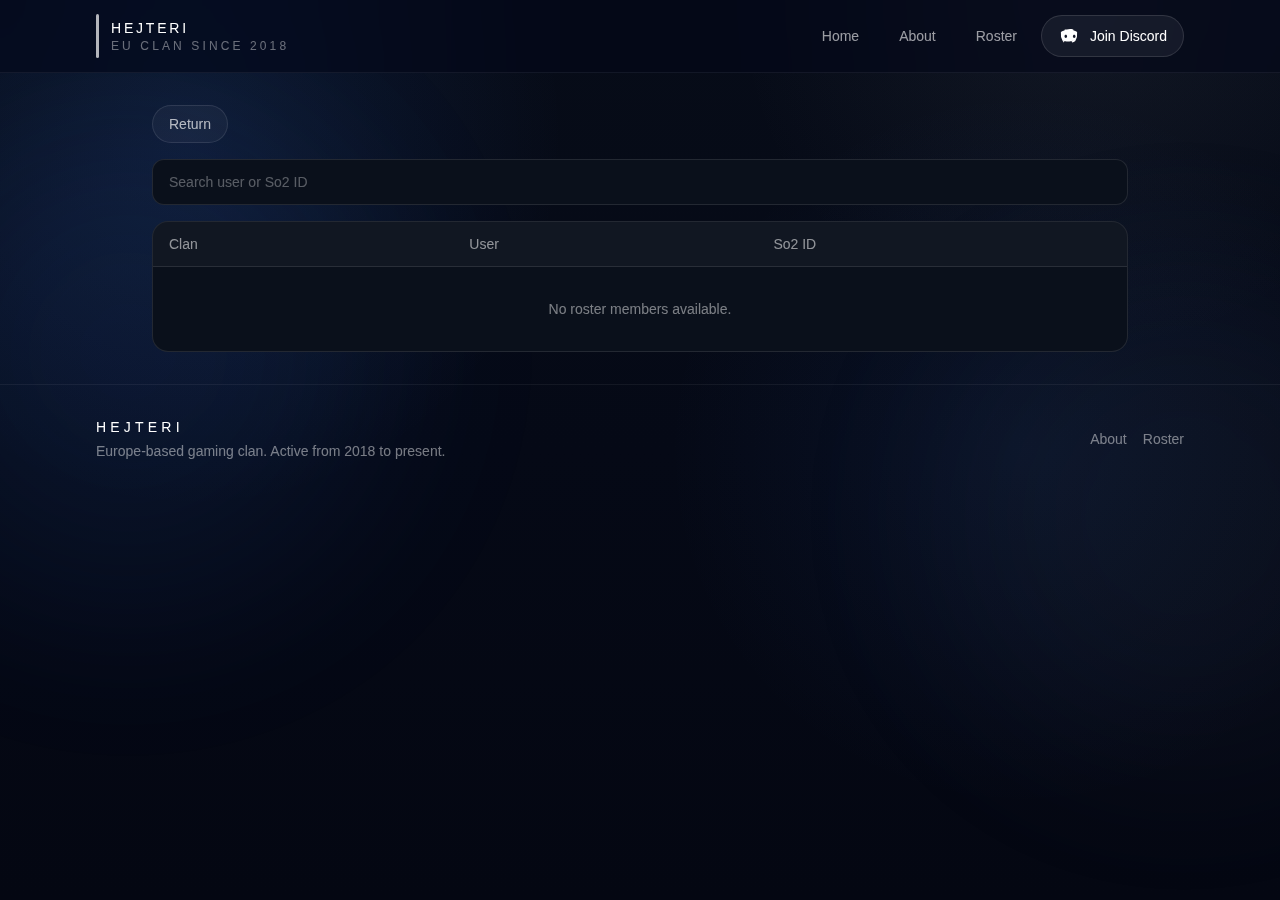
<file: roster/list/index.html>
<!DOCTYPE html><html lang="en"><head><meta charSet="utf-8"/><meta name="viewport" content="width=device-width, initial-scale=1"/><link rel="stylesheet" href="/_next/static/chunks/02nigaeahvu8h.css" data-precedence="next"/><link rel="preload" as="script" fetchPriority="low" href="/_next/static/chunks/0pc.tn.f9shbm.js"/><script src="/_next/static/chunks/0pqt~8bl3ukh4.js" async=""></script><script src="/_next/static/chunks/0174xh3wfsjm1.js" async=""></script><script src="/_next/static/chunks/00nvzi6qb_-1r.js" async=""></script><script src="/_next/static/chunks/turbopack-0f8xjoh9oty9q.js" async=""></script><script src="/_next/static/chunks/12vv-36tbi~2u.js" async=""></script><script src="/_next/static/chunks/0d3shmwh5_nmn.js" async=""></script><script src="/_next/static/chunks/0jrtwlphzc4~m.js" async=""></script><title>Roster List | HEJTERI Clan</title><meta name="description" content="Hejteri"/><link rel="shortcut icon" href="/logo.png"/><link rel="icon" href="/logo.png"/><link rel="apple-touch-icon" href="/logo.png"/><script>(self.__next_s=self.__next_s||[]).push([0,{"children":"\n            (() => {\n              const shouldRemoveAttribute = (name) =>\n                name === \"bis_skin_checked\" ||\n                name === \"bis_register\" ||\n                name.startsWith(\"__processed_\") ||\n                name.startsWith(\"bis_\");\n\n              const stripAttributes = () => {\n                const nodes = [document.documentElement, ...document.querySelectorAll(\"*\")];\n\n                for (const node of nodes) {\n                  for (const attribute of [...node.attributes]) {\n                    if (shouldRemoveAttribute(attribute.name)) {\n                      node.removeAttribute(attribute.name);\n                    }\n                  }\n                }\n              };\n\n              stripAttributes();\n              new MutationObserver(stripAttributes).observe(document.documentElement, {\n                subtree: true,\n                attributes: true,\n              });\n            })();\n          ","id":"strip-extension-attrs"}])</script><script src="/_next/static/chunks/03~yq9q893hmn.js" noModule=""></script></head><body class="font-sans"><div hidden=""><!--$--><!--/$--></div><div class="page-backdrop"></div><div class="relative min-h-screen"><header class="sticky top-0 z-40 border-b border-white/6 bg-slate-950/55 backdrop-blur-2xl"><div class="container-shell flex min-h-18 items-center justify-between gap-4"><a class="flex items-center gap-3" href="/"><span aria-hidden="true" class="h-11 w-[3px] rounded-full bg-white/70"></span><div><p class="font-display text-sm tracking-[0.20em] text-white">HEJTERI</p><p class="text-xs uppercase tracking-[0.26em] text-white/40">EU Clan Since 2018</p></div></a><nav class="hidden items-center gap-2 md:flex"><a class="rounded-full px-4 py-2 text-sm text-white/60 transition duration-300 hover:bg-white/[0.04] hover:text-white" href="/">Home</a><a class="rounded-full px-4 py-2 text-sm text-white/60 transition duration-300 hover:bg-white/[0.04] hover:text-white" href="/#about">About</a><a class="rounded-full px-4 py-2 text-sm text-white/60 transition duration-300 hover:bg-white/[0.04] hover:text-white" href="/roster/">Roster</a><a target="_blank" rel="noreferrer" class="inline-flex items-center gap-2 rounded-full border border-white/12 bg-white/[0.06] px-4 py-2 text-sm text-white transition duration-300 hover:-translate-y-0.5 hover:border-white/20 hover:bg-white/[0.1]" href="https://discord.gg/3jPu48B3pq"><svg viewBox="0 0 24 24" fill="none" class="size-6 size-4" aria-hidden="true"><path d="M8.8 5.4A14.4 14.4 0 0 1 12 5c1.1 0 2.2.1 3.2.4l.4 1.2c1.2.2 2.4.7 3.5 1.4a14 14 0 0 1-1.8 9 12.7 12.7 0 0 1-3.1 1.6l-.7-1.1c.7-.2 1.3-.6 1.9-1-1.7.8-3.7 1.1-5.4 1.1s-3.7-.3-5.4-1.1c.6.4 1.2.8 1.9 1l-.7 1.1A12.7 12.7 0 0 1 4.7 17a14 14 0 0 1-1.8-9 12 12 0 0 1 3.5-1.4l.4-1.2Zm-1 8.5c.7 0 1.3-.7 1.3-1.6 0-.9-.6-1.6-1.3-1.6-.8 0-1.4.7-1.3 1.6 0 .9.6 1.6 1.3 1.6Zm8.4 0c.8 0 1.4-.7 1.3-1.6 0-.9-.6-1.6-1.3-1.6s-1.3.7-1.3 1.6c0 .9.5 1.6 1.3 1.6Z" class="fill-current"></path></svg>Join Discord</a></nav><button type="button" class="inline-flex size-11 items-center justify-center rounded-2xl border border-white/10 bg-white/[0.04] text-white md:hidden" aria-expanded="false" aria-label="Toggle navigation"><svg viewBox="0 0 24 24" fill="none" class="size-5" aria-hidden="true"><path d="M4 7h16M4 12h16M4 17h16" stroke="currentColor" stroke-width="1.8" stroke-linecap="round"></path></svg></button></div><div class="overflow-hidden border-t border-white/6 transition-[max-height,opacity] duration-300 md:hidden max-h-0 opacity-0"><div class="container-shell flex flex-col gap-2 py-4"><a class="rounded-2xl border border-white/8 bg-white/[0.03] px-4 py-3 text-sm text-white/78" href="/">Home</a><a class="rounded-2xl border border-white/8 bg-white/[0.03] px-4 py-3 text-sm text-white/78" href="/#about">About</a><a class="rounded-2xl border border-white/8 bg-white/[0.03] px-4 py-3 text-sm text-white/78" href="/roster/">Roster</a><a target="_blank" rel="noreferrer" class="inline-flex items-center justify-center gap-2 rounded-2xl border border-white/10 bg-white/[0.06] px-4 py-3 text-sm text-white" href="https://discord.gg/3jPu48B3pq"><svg viewBox="0 0 24 24" fill="none" class="size-6 size-4" aria-hidden="true"><path d="M8.8 5.4A14.4 14.4 0 0 1 12 5c1.1 0 2.2.1 3.2.4l.4 1.2c1.2.2 2.4.7 3.5 1.4a14 14 0 0 1-1.8 9 12.7 12.7 0 0 1-3.1 1.6l-.7-1.1c.7-.2 1.3-.6 1.9-1-1.7.8-3.7 1.1-5.4 1.1s-3.7-.3-5.4-1.1c.6.4 1.2.8 1.9 1l-.7 1.1A12.7 12.7 0 0 1 4.7 17a14 14 0 0 1-1.8-9 12 12 0 0 1 3.5-1.4l.4-1.2Zm-1 8.5c.7 0 1.3-.7 1.3-1.6 0-.9-.6-1.6-1.3-1.6-.8 0-1.4.7-1.3 1.6 0 .9.6 1.6 1.3 1.6Zm8.4 0c.8 0 1.4-.7 1.3-1.6 0-.9-.6-1.6-1.3-1.6s-1.3.7-1.3 1.6c0 .9.5 1.6 1.3 1.6Z" class="fill-current"></path></svg>Join Discord</a></div></div></header><main><div class="mx-auto w-full max-w-5xl px-4 py-8 sm:px-6"><div class="mb-4 flex flex-col gap-3 sm:flex-row sm:items-center"><a class="rounded-full border border-white/10 bg-white/[0.04] px-4 py-2 text-sm text-white/68 transition duration-300 hover:border-white/18 hover:bg-white/[0.07] hover:text-white" href="/roster/">Return</a></div><div class="mb-4 flex flex-col gap-3 sm:flex-row sm:items-center"><input type="text" placeholder="Search user or So2 ID" class="w-full rounded-xl border border-white/10 bg-[#0a101b] px-4 py-3 text-sm text-white outline-none placeholder:text-white/32" value=""/></div><div class="overflow-hidden rounded-2xl border border-white/10 bg-[#0a101b]"><table class="min-w-full border-collapse text-sm text-white/86"><thead><tr class="border-b border-white/10 bg-white/[0.03] text-left"><th class="px-4 py-3 font-medium text-white/54">Clan</th><th class="px-4 py-3 font-medium text-white/54">User</th><th class="px-4 py-3 font-medium text-white/54">So2 ID</th></tr></thead><tbody><tr><td colSpan="3" class="px-4 py-8 text-center text-white/46">No roster members available.</td></tr></tbody></table></div></div><!--$--><!--/$--></main><footer class="border-t border-white/6 py-8"><div class="container-shell flex flex-col gap-4 text-sm text-white/46 sm:flex-row sm:items-center sm:justify-between"><div><p class="font-display tracking-[0.3em] text-white">HEJTERI</p><p class="mt-1">Europe<!-- -->-based gaming clan. Active from <!-- -->2018<!-- --> to present.</p></div><div class="flex flex-wrap gap-4"><a class="transition hover:text-white/80" href="/#about">About</a><a class="transition hover:text-white/80" href="/roster/">Roster</a></div></div></footer></div><script src="/_next/static/chunks/0pc.tn.f9shbm.js" id="_R_" async=""></script><script>(self.__next_f=self.__next_f||[]).push([0])</script><script>self.__next_f.push([1,"1:\"$Sreact.fragment\"\n2:I[79520,[\"/_next/static/chunks/12vv-36tbi~2u.js\",\"/_next/static/chunks/0d3shmwh5_nmn.js\"],\"\"]\n3:I[20460,[\"/_next/static/chunks/12vv-36tbi~2u.js\",\"/_next/static/chunks/0d3shmwh5_nmn.js\"],\"LenisProvider\"]\n4:I[39995,[\"/_next/static/chunks/12vv-36tbi~2u.js\",\"/_next/static/chunks/0d3shmwh5_nmn.js\"],\"AppShell\"]\n5:I[39756,[\"/_next/static/chunks/12vv-36tbi~2u.js\",\"/_next/static/chunks/0d3shmwh5_nmn.js\"],\"default\"]\n6:I[37457,[\"/_next/static/chunks/12vv-36tbi~2u.js\",\"/_next/static/chunks/0d3shmwh5_nmn.js\"],\"default\"]\n7:I[20842,[\"/_next/static/chunks/12vv-36tbi~2u.js\",\"/_next/static/chunks/0d3shmwh5_nmn.js\",\"/_next/static/chunks/0jrtwlphzc4~m.js\"],\"RosterListPageClient\"]\n8:I[97367,[\"/_next/static/chunks/12vv-36tbi~2u.js\",\"/_next/static/chunks/0d3shmwh5_nmn.js\"],\"OutletBoundary\"]\n9:\"$Sreact.suspense\"\nc:I[97367,[\"/_next/static/chunks/12vv-36tbi~2u.js\",\"/_next/static/chunks/0d3shmwh5_nmn.js\"],\"ViewportBoundary\"]\ne:I[97367,[\"/_next/static/chunks/12vv-36tbi~2u.js\",\"/_next/static/chunks/0d3shmwh5_nmn.js\"],\"MetadataBoundary\"]\n10:I[68027,[\"/_next/static/chunks/12vv-36tbi~2u.js\",\"/_next/static/chunks/0d3shmwh5_nmn.js\"],\"default\",1]\n:HL[\"/_next/static/chunks/02nigaeahvu8h.css\",\"style\"]\n"])</script><script>self.__next_f.push([1,"0:{\"P\":null,\"c\":[\"\",\"roster\",\"list\",\"\"],\"q\":\"\",\"i\":false,\"f\":[[[\"\",{\"children\":[\"roster\",{\"children\":[\"list\",{\"children\":[\"__PAGE__\",{}]}]}]},\"$undefined\",\"$undefined\",16],[[\"$\",\"$1\",\"c\",{\"children\":[[[\"$\",\"link\",\"0\",{\"rel\":\"stylesheet\",\"href\":\"/_next/static/chunks/02nigaeahvu8h.css\",\"precedence\":\"next\",\"crossOrigin\":\"$undefined\",\"nonce\":\"$undefined\"}],[\"$\",\"script\",\"script-0\",{\"src\":\"/_next/static/chunks/12vv-36tbi~2u.js\",\"async\":true,\"nonce\":\"$undefined\"}],[\"$\",\"script\",\"script-1\",{\"src\":\"/_next/static/chunks/0d3shmwh5_nmn.js\",\"async\":true,\"nonce\":\"$undefined\"}]],[\"$\",\"html\",null,{\"lang\":\"en\",\"suppressHydrationWarning\":true,\"children\":[[\"$\",\"head\",null,{\"children\":[\"$\",\"$L2\",null,{\"id\":\"strip-extension-attrs\",\"strategy\":\"beforeInteractive\",\"children\":\"\\n            (() =\u003e {\\n              const shouldRemoveAttribute = (name) =\u003e\\n                name === \\\"bis_skin_checked\\\" ||\\n                name === \\\"bis_register\\\" ||\\n                name.startsWith(\\\"__processed_\\\") ||\\n                name.startsWith(\\\"bis_\\\");\\n\\n              const stripAttributes = () =\u003e {\\n                const nodes = [document.documentElement, ...document.querySelectorAll(\\\"*\\\")];\\n\\n                for (const node of nodes) {\\n                  for (const attribute of [...node.attributes]) {\\n                    if (shouldRemoveAttribute(attribute.name)) {\\n                      node.removeAttribute(attribute.name);\\n                    }\\n                  }\\n                }\\n              };\\n\\n              stripAttributes();\\n              new MutationObserver(stripAttributes).observe(document.documentElement, {\\n                subtree: true,\\n                attributes: true,\\n              });\\n            })();\\n          \"}]}],[\"$\",\"body\",null,{\"suppressHydrationWarning\":true,\"className\":\"font-sans\",\"children\":[\"$\",\"$L3\",null,{\"children\":[\"$\",\"$L4\",null,{\"children\":[\"$\",\"$L5\",null,{\"parallelRouterKey\":\"children\",\"error\":\"$undefined\",\"errorStyles\":\"$undefined\",\"errorScripts\":\"$undefined\",\"template\":[\"$\",\"$L6\",null,{}],\"templateStyles\":\"$undefined\",\"templateScripts\":\"$undefined\",\"notFound\":[[[\"$\",\"title\",null,{\"children\":\"404: This page could not be found.\"}],[\"$\",\"div\",null,{\"style\":{\"fontFamily\":\"system-ui,\\\"Segoe UI\\\",Roboto,Helvetica,Arial,sans-serif,\\\"Apple Color Emoji\\\",\\\"Segoe UI Emoji\\\"\",\"height\":\"100vh\",\"textAlign\":\"center\",\"display\":\"flex\",\"flexDirection\":\"column\",\"alignItems\":\"center\",\"justifyContent\":\"center\"},\"children\":[\"$\",\"div\",null,{\"children\":[[\"$\",\"style\",null,{\"dangerouslySetInnerHTML\":{\"__html\":\"body{color:#000;background:#fff;margin:0}.next-error-h1{border-right:1px solid rgba(0,0,0,.3)}@media (prefers-color-scheme:dark){body{color:#fff;background:#000}.next-error-h1{border-right:1px solid rgba(255,255,255,.3)}}\"}}],[\"$\",\"h1\",null,{\"className\":\"next-error-h1\",\"style\":{\"display\":\"inline-block\",\"margin\":\"0 20px 0 0\",\"padding\":\"0 23px 0 0\",\"fontSize\":24,\"fontWeight\":500,\"verticalAlign\":\"top\",\"lineHeight\":\"49px\"},\"children\":404}],[\"$\",\"div\",null,{\"style\":{\"display\":\"inline-block\"},\"children\":[\"$\",\"h2\",null,{\"style\":{\"fontSize\":14,\"fontWeight\":400,\"lineHeight\":\"49px\",\"margin\":0},\"children\":\"This page could not be found.\"}]}]]}]}]],[]],\"forbidden\":\"$undefined\",\"unauthorized\":\"$undefined\"}]}]}]}]]}]]}],{\"children\":[[\"$\",\"$1\",\"c\",{\"children\":[null,[\"$\",\"$L5\",null,{\"parallelRouterKey\":\"children\",\"error\":\"$undefined\",\"errorStyles\":\"$undefined\",\"errorScripts\":\"$undefined\",\"template\":[\"$\",\"$L6\",null,{}],\"templateStyles\":\"$undefined\",\"templateScripts\":\"$undefined\",\"notFound\":\"$undefined\",\"forbidden\":\"$undefined\",\"unauthorized\":\"$undefined\"}]]}],{\"children\":[[\"$\",\"$1\",\"c\",{\"children\":[null,[\"$\",\"$L5\",null,{\"parallelRouterKey\":\"children\",\"error\":\"$undefined\",\"errorStyles\":\"$undefined\",\"errorScripts\":\"$undefined\",\"template\":[\"$\",\"$L6\",null,{}],\"templateStyles\":\"$undefined\",\"templateScripts\":\"$undefined\",\"notFound\":\"$undefined\",\"forbidden\":\"$undefined\",\"unauthorized\":\"$undefined\"}]]}],{\"children\":[[\"$\",\"$1\",\"c\",{\"children\":[[\"$\",\"$L7\",null,{}],[[\"$\",\"script\",\"script-0\",{\"src\":\"/_next/static/chunks/0jrtwlphzc4~m.js\",\"async\":true,\"nonce\":\"$undefined\"}]],[\"$\",\"$L8\",null,{\"children\":[\"$\",\"$9\",null,{\"name\":\"Next.MetadataOutlet\",\"children\":\"$@a\"}]}]]}],{},null,false,null]},null,false,\"$@b\"]},null,false,\"$@b\"]},null,false,null],[\"$\",\"$1\",\"h\",{\"children\":[null,[\"$\",\"$Lc\",null,{\"children\":\"$Ld\"}],[\"$\",\"div\",null,{\"hidden\":true,\"children\":[\"$\",\"$Le\",null,{\"children\":[\"$\",\"$9\",null,{\"name\":\"Next.Metadata\",\"children\":\"$Lf\"}]}]}],null]}],false]],\"m\":\"$undefined\",\"G\":[\"$10\",[[\"$\",\"link\",\"0\",{\"rel\":\"stylesheet\",\"href\":\"/_next/static/chunks/02nigaeahvu8h.css\",\"precedence\":\"next\",\"crossOrigin\":\"$undefined\",\"nonce\":\"$undefined\"}]]],\"S\":true,\"h\":null,\"s\":\"$undefined\",\"l\":\"$undefined\",\"p\":\"$undefined\",\"d\":\"$undefined\",\"b\":\"cxxsg8IfyZ08eOODdlJZO\"}\n"])</script><script>self.__next_f.push([1,"11:[]\nb:\"$W11\"\n"])</script><script>self.__next_f.push([1,"d:[[\"$\",\"meta\",\"0\",{\"charSet\":\"utf-8\"}],[\"$\",\"meta\",\"1\",{\"name\":\"viewport\",\"content\":\"width=device-width, initial-scale=1\"}]]\n"])</script><script>self.__next_f.push([1,"12:I[27201,[\"/_next/static/chunks/12vv-36tbi~2u.js\",\"/_next/static/chunks/0d3shmwh5_nmn.js\"],\"IconMark\"]\na:null\nf:[[\"$\",\"title\",\"0\",{\"children\":\"Roster List | HEJTERI Clan\"}],[\"$\",\"meta\",\"1\",{\"name\":\"description\",\"content\":\"Hejteri\"}],[\"$\",\"link\",\"2\",{\"rel\":\"shortcut icon\",\"href\":\"/logo.png\"}],[\"$\",\"link\",\"3\",{\"rel\":\"icon\",\"href\":\"/logo.png\"}],[\"$\",\"link\",\"4\",{\"rel\":\"apple-touch-icon\",\"href\":\"/logo.png\"}],[\"$\",\"$L12\",\"5\",{}]]\n"])</script></body></html>
</file>
<file: _next/static/chunks/02nigaeahvu8h.css>
@layer properties{@supports (((-webkit-hyphens:none)) and (not (margin-trim:inline))) or ((-moz-orient:inline) and (not (color:rgb(from red r g b)))){*,:before,:after,::backdrop{--tw-space-y-reverse:0;--tw-border-style:solid;--tw-gradient-position:initial;--tw-gradient-from:#0000;--tw-gradient-via:#0000;--tw-gradient-to:#0000;--tw-gradient-stops:initial;--tw-gradient-via-stops:initial;--tw-gradient-from-position:0%;--tw-gradient-via-position:50%;--tw-gradient-to-position:100%;--tw-leading:initial;--tw-font-weight:initial;--tw-tracking:initial;--tw-backdrop-blur:initial;--tw-backdrop-brightness:initial;--tw-backdrop-contrast:initial;--tw-backdrop-grayscale:initial;--tw-backdrop-hue-rotate:initial;--tw-backdrop-invert:initial;--tw-backdrop-opacity:initial;--tw-backdrop-saturate:initial;--tw-backdrop-sepia:initial;--tw-duration:initial;--tw-scale-x:1;--tw-scale-y:1;--tw-scale-z:1;--tw-translate-x:0;--tw-translate-y:0;--tw-translate-z:0}}}@layer theme{:root,:host{--font-mono:ui-monospace, SFMono-Regular, Menlo, Monaco, Consolas, "Liberation Mono", "Courier New", monospace;--color-cyan-300:#53eafd;--color-sky-100:#dff2fe;--color-sky-200:#b8e6fe;--color-sky-400:#00bcfe;--color-blue-300:#90c5ff;--color-slate-200:#e2e8f0;--color-slate-300:#cad5e2;--color-slate-400:#90a1b9;--color-slate-950:#020618;--color-white:#fff;--spacing:.25rem;--container-xs:20rem;--container-md:28rem;--container-2xl:42rem;--container-3xl:48rem;--container-4xl:56rem;--container-5xl:64rem;--container-6xl:72rem;--text-xs:.75rem;--text-xs--line-height:calc(1 / .75);--text-sm:.875rem;--text-sm--line-height:calc(1.25 / .875);--text-base:1rem;--text-base--line-height:calc(1.5 / 1);--text-lg:1.125rem;--text-lg--line-height:calc(1.75 / 1.125);--text-xl:1.25rem;--text-xl--line-height:calc(1.75 / 1.25);--text-2xl:1.5rem;--text-2xl--line-height:calc(2 / 1.5);--text-3xl:1.875rem;--text-3xl--line-height:calc(2.25 / 1.875);--text-4xl:2.25rem;--text-4xl--line-height:calc(2.5 / 2.25);--text-5xl:3rem;--text-5xl--line-height:1;--text-6xl:3.75rem;--text-6xl--line-height:1;--text-7xl:4.5rem;--text-7xl--line-height:1;--font-weight-medium:500;--radius-lg:.5rem;--radius-xl:.75rem;--radius-2xl:1rem;--blur-xl:24px;--blur-2xl:40px;--default-transition-duration:.15s;--default-transition-timing-function:cubic-bezier(.4, 0, .2, 1);--default-font-family:var(--font-body);--default-mono-font-family:var(--font-mono);--font-display:var(--font-display)}@supports (color:lab(0% 0 0)){:root,:host{--color-cyan-300:lab(85.3886% -36.7635 -21.5717);--color-sky-100:lab(94.3709% -4.56053 -8.23453);--color-sky-200:lab(88.6983% -11.3978 -16.8488);--color-sky-400:lab(70.687% -23.6078 -45.9483);--color-blue-300:lab(77.5052% -6.4629 -36.42);--color-slate-200:lab(91.7353% -.998765 -4.76968);--color-slate-300:lab(84.7652% -1.94535 -7.93337);--color-slate-400:lab(65.5349% -2.25151 -14.5072);--color-slate-950:lab(1.76974% 1.32743 -9.28855)}}}@layer base{*,:after,:before,::backdrop{box-sizing:border-box;border:0 solid;margin:0;padding:0}::file-selector-button{box-sizing:border-box;border:0 solid;margin:0;padding:0}html,:host{-webkit-text-size-adjust:100%;tab-size:4;line-height:1.5;font-family:var(--default-font-family,ui-sans-serif, system-ui, sans-serif, "Apple Color Emoji", "Segoe UI Emoji", "Segoe UI Symbol", "Noto Color Emoji");font-feature-settings:var(--default-font-feature-settings,normal);font-variation-settings:var(--default-font-variation-settings,normal);-webkit-tap-highlight-color:transparent}hr{height:0;color:inherit;border-top-width:1px}abbr:where([title]){-webkit-text-decoration:underline dotted;text-decoration:underline dotted}h1,h2,h3,h4,h5,h6{font-size:inherit;font-weight:inherit}a{color:inherit;-webkit-text-decoration:inherit;-webkit-text-decoration:inherit;-webkit-text-decoration:inherit;-webkit-text-decoration:inherit;text-decoration:inherit}b,strong{font-weight:bolder}code,kbd,samp,pre{font-family:var(--default-mono-font-family,ui-monospace, SFMono-Regular, Menlo, Monaco, Consolas, "Liberation Mono", "Courier New", monospace);font-feature-settings:var(--default-mono-font-feature-settings,normal);font-variation-settings:var(--default-mono-font-variation-settings,normal);font-size:1em}small{font-size:80%}sub,sup{vertical-align:baseline;font-size:75%;line-height:0;position:relative}sub{bottom:-.25em}sup{top:-.5em}table{text-indent:0;border-color:inherit;border-collapse:collapse}:-moz-focusring{outline:auto}progress{vertical-align:baseline}summary{display:list-item}ol,ul,menu{list-style:none}img,svg,video,canvas,audio,iframe,embed,object{vertical-align:middle;display:block}img,video{max-width:100%;height:auto}button,input,select,optgroup,textarea{font:inherit;font-feature-settings:inherit;font-variation-settings:inherit;letter-spacing:inherit;color:inherit;opacity:1;background-color:#0000;border-radius:0}::file-selector-button{font:inherit;font-feature-settings:inherit;font-variation-settings:inherit;letter-spacing:inherit;color:inherit;opacity:1;background-color:#0000;border-radius:0}:where(select:is([multiple],[size])) optgroup{font-weight:bolder}:where(select:is([multiple],[size])) optgroup option{padding-inline-start:20px}::file-selector-button{margin-inline-end:4px}::placeholder{opacity:1}@supports (not ((-webkit-appearance:-apple-pay-button))) or (contain-intrinsic-size:1px){::placeholder{color:currentColor}@supports (color:color-mix(in lab, red, red)){::placeholder{color:color-mix(in oklab, currentcolor 50%, transparent)}}}textarea{resize:vertical}::-webkit-search-decoration{-webkit-appearance:none}::-webkit-date-and-time-value{min-height:1lh;text-align:inherit}::-webkit-datetime-edit{display:inline-flex}::-webkit-datetime-edit-fields-wrapper{padding:0}::-webkit-datetime-edit{padding-block:0}::-webkit-datetime-edit-year-field{padding-block:0}::-webkit-datetime-edit-month-field{padding-block:0}::-webkit-datetime-edit-day-field{padding-block:0}::-webkit-datetime-edit-hour-field{padding-block:0}::-webkit-datetime-edit-minute-field{padding-block:0}::-webkit-datetime-edit-second-field{padding-block:0}::-webkit-datetime-edit-millisecond-field{padding-block:0}::-webkit-datetime-edit-meridiem-field{padding-block:0}::-webkit-calendar-picker-indicator{line-height:1}:-moz-ui-invalid{box-shadow:none}button,input:where([type=button],[type=reset],[type=submit]){appearance:button}::file-selector-button{appearance:button}::-webkit-inner-spin-button{height:auto}::-webkit-outer-spin-button{height:auto}[hidden]:where(:not([hidden=until-found])){display:none!important}*{border-color:var(--line)}html{scroll-behavior:auto}body{min-height:100vh;color:var(--foreground);font-family:var(--font-body), sans-serif;text-rendering:optimizelegibility;background:radial-gradient(circle at 15% 15%,#3f83f81f,#0000 28%),radial-gradient(circle at 85% 0,#94a3b814,#0000 25%),radial-gradient(circle at 80%,#3b82f614,#0000 32%),linear-gradient(#070c18 0%,#050916 50%,#040712 100%)}::selection{color:#fff;background:#bae6fd2e}}@layer components{.container-shell{width:100%;max-width:var(--container-6xl);padding-inline:calc(var(--spacing) * 4);margin-inline:auto}@media (min-width:40rem){.container-shell{padding-inline:calc(var(--spacing) * 6)}}@media (min-width:64rem){.container-shell{padding-inline:calc(var(--spacing) * 8)}}.section-space{padding-block:calc(var(--spacing) * 16)}@media (min-width:40rem){.section-space{padding-block:calc(var(--spacing) * 20)}}.eyebrow{border-style:var(--tw-border-style);border-width:1px;border-color:#ffffff1a;border-radius:3.40282e38px;display:inline-flex}@supports (color:color-mix(in lab, red, red)){.eyebrow{border-color:color-mix(in oklab, var(--color-white) 10%, transparent)}}.eyebrow{background-color:#ffffff08}@supports (color:color-mix(in lab, red, red)){.eyebrow{background-color:color-mix(in oklab, var(--color-white) 3%, transparent)}}.eyebrow{padding-inline:calc(var(--spacing) * 3);padding-block:calc(var(--spacing) * 1);--tw-tracking:.32em;letter-spacing:.32em;color:#ffffff7a;font-size:11px}@supports (color:color-mix(in lab, red, red)){.eyebrow{color:color-mix(in oklab, var(--color-white) 48%, transparent)}}.eyebrow{text-transform:uppercase}.hero-panel{background:linear-gradient(#0e1627b8,#070b16eb),linear-gradient(135deg,#7dd3fc14,#0000 55%)}}@layer utilities{.pointer-events-none{pointer-events:none}.absolute{position:absolute}.relative{position:relative}.static{position:static}.sticky{position:sticky}.inset-0{inset:calc(var(--spacing) * 0)}.inset-x-0{inset-inline:calc(var(--spacing) * 0)}.start{inset-inline-start:var(--spacing)}.top-0{top:calc(var(--spacing) * 0)}.bottom-0{bottom:calc(var(--spacing) * 0)}.z-40{z-index:40}.mx-auto{margin-inline:auto}.mt-1{margin-top:calc(var(--spacing) * 1)}.mt-3{margin-top:calc(var(--spacing) * 3)}.mt-4{margin-top:calc(var(--spacing) * 4)}.mt-5{margin-top:calc(var(--spacing) * 5)}.mt-6{margin-top:calc(var(--spacing) * 6)}.mt-8{margin-top:calc(var(--spacing) * 8)}.mt-10{margin-top:calc(var(--spacing) * 10)}.mb-4{margin-bottom:calc(var(--spacing) * 4)}.line-clamp-3{-webkit-line-clamp:3;-webkit-box-orient:vertical;display:-webkit-box;overflow:hidden}.block{display:block}.contents{display:contents}.flex{display:flex}.grid{display:grid}.hidden{display:none}.inline-flex{display:inline-flex}.aspect-\[4\/3\]{aspect-ratio:4/3}.size-4{width:calc(var(--spacing) * 4);height:calc(var(--spacing) * 4)}.size-5{width:calc(var(--spacing) * 5);height:calc(var(--spacing) * 5)}.size-6{width:calc(var(--spacing) * 6);height:calc(var(--spacing) * 6)}.size-8{width:calc(var(--spacing) * 8);height:calc(var(--spacing) * 8)}.size-11{width:calc(var(--spacing) * 11);height:calc(var(--spacing) * 11)}.h-11{height:calc(var(--spacing) * 11)}.h-24{height:calc(var(--spacing) * 24)}.h-full{height:100%}.max-h-0{max-height:calc(var(--spacing) * 0)}.max-h-80{max-height:calc(var(--spacing) * 80)}.min-h-18{min-height:calc(var(--spacing) * 18)}.min-h-screen{min-height:100vh}.w-\[3px\]{width:3px}.w-fit{width:fit-content}.w-full{width:100%}.max-w-2xl{max-width:var(--container-2xl)}.max-w-3xl{max-width:var(--container-3xl)}.max-w-4xl{max-width:var(--container-4xl)}.max-w-5xl{max-width:var(--container-5xl)}.max-w-\[94px\]{max-width:94px}.max-w-\[120px\]{max-width:120px}.max-w-md{max-width:var(--container-md)}.max-w-xs{max-width:var(--container-xs)}.min-w-0{min-width:calc(var(--spacing) * 0)}.min-w-full{min-width:100%}.shrink-0{flex-shrink:0}.grow{flex-grow:1}.border-collapse{border-collapse:collapse}.grid-cols-2{grid-template-columns:repeat(2,minmax(0,1fr))}.flex-col{flex-direction:column}.flex-wrap{flex-wrap:wrap}.items-center{align-items:center}.items-start{align-items:flex-start}.justify-between{justify-content:space-between}.justify-center{justify-content:center}.gap-2{gap:calc(var(--spacing) * 2)}.gap-3{gap:calc(var(--spacing) * 3)}.gap-4{gap:calc(var(--spacing) * 4)}.gap-5{gap:calc(var(--spacing) * 5)}.gap-8{gap:calc(var(--spacing) * 8)}:where(.space-y-3>:not(:last-child)){--tw-space-y-reverse:0;margin-block-start:calc(calc(var(--spacing) * 3) * var(--tw-space-y-reverse));margin-block-end:calc(calc(var(--spacing) * 3) * calc(1 - var(--tw-space-y-reverse)))}:where(.space-y-4>:not(:last-child)){--tw-space-y-reverse:0;margin-block-start:calc(calc(var(--spacing) * 4) * var(--tw-space-y-reverse));margin-block-end:calc(calc(var(--spacing) * 4) * calc(1 - var(--tw-space-y-reverse)))}:where(.space-y-8>:not(:last-child)){--tw-space-y-reverse:0;margin-block-start:calc(calc(var(--spacing) * 8) * var(--tw-space-y-reverse));margin-block-end:calc(calc(var(--spacing) * 8) * calc(1 - var(--tw-space-y-reverse)))}.truncate{text-overflow:ellipsis;white-space:nowrap;overflow:hidden}.overflow-hidden{overflow:hidden}.overflow-x-auto{overflow-x:auto}.rounded-2xl{border-radius:var(--radius-2xl)}.rounded-\[22px\]{border-radius:22px}.rounded-\[24px\]{border-radius:24px}.rounded-\[28px\]{border-radius:28px}.rounded-full{border-radius:3.40282e38px}.rounded-lg{border-radius:var(--radius-lg)}.rounded-xl{border-radius:var(--radius-xl)}.border{border-style:var(--tw-border-style);border-width:1px}.border-t{border-top-style:var(--tw-border-style);border-top-width:1px}.border-b{border-bottom-style:var(--tw-border-style);border-bottom-width:1px}.border-l{border-left-style:var(--tw-border-style);border-left-width:1px}.border-sky-200\/18{border-color:#b8e6fe2e}@supports (color:color-mix(in lab, red, red)){.border-sky-200\/18{border-color:color-mix(in oklab, var(--color-sky-200) 18%, transparent)}}.border-sky-200\/30{border-color:#b8e6fe4d}@supports (color:color-mix(in lab, red, red)){.border-sky-200\/30{border-color:color-mix(in oklab, var(--color-sky-200) 30%, transparent)}}.border-white\/6{border-color:#ffffff0f}@supports (color:color-mix(in lab, red, red)){.border-white\/6{border-color:color-mix(in oklab, var(--color-white) 6%, transparent)}}.border-white\/8{border-color:#ffffff14}@supports (color:color-mix(in lab, red, red)){.border-white\/8{border-color:color-mix(in oklab, var(--color-white) 8%, transparent)}}.border-white\/10{border-color:#ffffff1a}@supports (color:color-mix(in lab, red, red)){.border-white\/10{border-color:color-mix(in oklab, var(--color-white) 10%, transparent)}}.border-white\/12{border-color:#ffffff1f}@supports (color:color-mix(in lab, red, red)){.border-white\/12{border-color:color-mix(in oklab, var(--color-white) 12%, transparent)}}.bg-\[\#0a101b\]{background-color:#0a101b}.bg-\[\#060b14\]{background-color:#060b14}.bg-sky-100\/7{background-color:#dff2fe12}@supports (color:color-mix(in lab, red, red)){.bg-sky-100\/7{background-color:color-mix(in oklab, var(--color-sky-100) 7%, transparent)}}.bg-sky-200\/12{background-color:#b8e6fe1f}@supports (color:color-mix(in lab, red, red)){.bg-sky-200\/12{background-color:color-mix(in oklab, var(--color-sky-200) 12%, transparent)}}.bg-slate-950{background-color:var(--color-slate-950)}.bg-slate-950\/55{background-color:#0206188c}@supports (color:color-mix(in lab, red, red)){.bg-slate-950\/55{background-color:color-mix(in oklab, var(--color-slate-950) 55%, transparent)}}.bg-white\/70{background-color:#ffffffb3}@supports (color:color-mix(in lab, red, red)){.bg-white\/70{background-color:color-mix(in oklab, var(--color-white) 70%, transparent)}}.bg-white\/\[0\.03\]{background-color:#ffffff08}@supports (color:color-mix(in lab, red, red)){.bg-white\/\[0\.03\]{background-color:color-mix(in oklab, var(--color-white) 3%, transparent)}}.bg-white\/\[0\.04\]{background-color:#ffffff0a}@supports (color:color-mix(in lab, red, red)){.bg-white\/\[0\.04\]{background-color:color-mix(in oklab, var(--color-white) 4%, transparent)}}.bg-white\/\[0\.05\]{background-color:#ffffff0d}@supports (color:color-mix(in lab, red, red)){.bg-white\/\[0\.05\]{background-color:color-mix(in oklab, var(--color-white) 5%, transparent)}}.bg-white\/\[0\.06\]{background-color:#ffffff0f}@supports (color:color-mix(in lab, red, red)){.bg-white\/\[0\.06\]{background-color:color-mix(in oklab, var(--color-white) 6%, transparent)}}.bg-white\/\[0\.08\]{background-color:#ffffff14}@supports (color:color-mix(in lab, red, red)){.bg-white\/\[0\.08\]{background-color:color-mix(in oklab, var(--color-white) 8%, transparent)}}.bg-gradient-to-br{--tw-gradient-position:to bottom right in oklab;background-image:linear-gradient(var(--tw-gradient-stops))}.bg-gradient-to-t{--tw-gradient-position:to top in oklab;background-image:linear-gradient(var(--tw-gradient-stops))}.bg-\[linear-gradient\(180deg\,rgba\(19\,27\,49\,0\.74\)\,rgba\(8\,12\,22\,0\.9\)\)\]{background-image:linear-gradient(#131b31bd,#080c16e6)}.bg-\[radial-gradient\(circle_at_top\,rgba\(186\,230\,253\,0\.14\)\,transparent_38\%\)\,linear-gradient\(180deg\,rgba\(255\,255\,255\,0\.05\)\,rgba\(255\,255\,255\,0\)\)\]{background-image:radial-gradient(circle at top,#bae6fd24,#0000 38%),linear-gradient(#ffffff0d,#fff0)}.from-cyan-300\/16{--tw-gradient-from:#53eafd29}@supports (color:color-mix(in lab, red, red)){.from-cyan-300\/16{--tw-gradient-from:color-mix(in oklab, var(--color-cyan-300) 16%, transparent)}}.from-cyan-300\/16{--tw-gradient-stops:var(--tw-gradient-via-stops,var(--tw-gradient-position), var(--tw-gradient-from) var(--tw-gradient-from-position), var(--tw-gradient-to) var(--tw-gradient-to-position))}.from-sky-400\/18{--tw-gradient-from:#00bcfe2e}@supports (color:color-mix(in lab, red, red)){.from-sky-400\/18{--tw-gradient-from:color-mix(in oklab, var(--color-sky-400) 18%, transparent)}}.from-sky-400\/18{--tw-gradient-stops:var(--tw-gradient-via-stops,var(--tw-gradient-position), var(--tw-gradient-from) var(--tw-gradient-from-position), var(--tw-gradient-to) var(--tw-gradient-to-position))}.from-slate-200\/14{--tw-gradient-from:#e2e8f024}@supports (color:color-mix(in lab, red, red)){.from-slate-200\/14{--tw-gradient-from:color-mix(in oklab, var(--color-slate-200) 14%, transparent)}}.from-slate-200\/14{--tw-gradient-stops:var(--tw-gradient-via-stops,var(--tw-gradient-position), var(--tw-gradient-from) var(--tw-gradient-from-position), var(--tw-gradient-to) var(--tw-gradient-to-position))}.from-slate-950\/90{--tw-gradient-from:#020618e6}@supports (color:color-mix(in lab, red, red)){.from-slate-950\/90{--tw-gradient-from:color-mix(in oklab, var(--color-slate-950) 90%, transparent)}}.from-slate-950\/90{--tw-gradient-stops:var(--tw-gradient-via-stops,var(--tw-gradient-position), var(--tw-gradient-from) var(--tw-gradient-from-position), var(--tw-gradient-to) var(--tw-gradient-to-position))}.from-white\/12{--tw-gradient-from:#ffffff1f}@supports (color:color-mix(in lab, red, red)){.from-white\/12{--tw-gradient-from:color-mix(in oklab, var(--color-white) 12%, transparent)}}.from-white\/12{--tw-gradient-stops:var(--tw-gradient-via-stops,var(--tw-gradient-position), var(--tw-gradient-from) var(--tw-gradient-from-position), var(--tw-gradient-to) var(--tw-gradient-to-position))}.via-blue-300\/10{--tw-gradient-via:#90c5ff1a}@supports (color:color-mix(in lab, red, red)){.via-blue-300\/10{--tw-gradient-via:color-mix(in oklab, var(--color-blue-300) 10%, transparent)}}.via-blue-300\/10{--tw-gradient-via-stops:var(--tw-gradient-position), var(--tw-gradient-from) var(--tw-gradient-from-position), var(--tw-gradient-via) var(--tw-gradient-via-position), var(--tw-gradient-to) var(--tw-gradient-to-position);--tw-gradient-stops:var(--tw-gradient-via-stops)}.via-slate-300\/8{--tw-gradient-via:#cad5e214}@supports (color:color-mix(in lab, red, red)){.via-slate-300\/8{--tw-gradient-via:color-mix(in oklab, var(--color-slate-300) 8%, transparent)}}.via-slate-300\/8{--tw-gradient-via-stops:var(--tw-gradient-position), var(--tw-gradient-from) var(--tw-gradient-from-position), var(--tw-gradient-via) var(--tw-gradient-via-position), var(--tw-gradient-to) var(--tw-gradient-to-position);--tw-gradient-stops:var(--tw-gradient-via-stops)}.via-slate-400\/10{--tw-gradient-via:#90a1b91a}@supports (color:color-mix(in lab, red, red)){.via-slate-400\/10{--tw-gradient-via:color-mix(in oklab, var(--color-slate-400) 10%, transparent)}}.via-slate-400\/10{--tw-gradient-via-stops:var(--tw-gradient-position), var(--tw-gradient-from) var(--tw-gradient-from-position), var(--tw-gradient-via) var(--tw-gradient-via-position), var(--tw-gradient-to) var(--tw-gradient-to-position);--tw-gradient-stops:var(--tw-gradient-via-stops)}.via-white\/8{--tw-gradient-via:#ffffff14}@supports (color:color-mix(in lab, red, red)){.via-white\/8{--tw-gradient-via:color-mix(in oklab, var(--color-white) 8%, transparent)}}.via-white\/8{--tw-gradient-via-stops:var(--tw-gradient-position), var(--tw-gradient-from) var(--tw-gradient-from-position), var(--tw-gradient-via) var(--tw-gradient-via-position), var(--tw-gradient-to) var(--tw-gradient-to-position);--tw-gradient-stops:var(--tw-gradient-via-stops)}.to-transparent{--tw-gradient-to:transparent;--tw-gradient-stops:var(--tw-gradient-via-stops,var(--tw-gradient-position), var(--tw-gradient-from) var(--tw-gradient-from-position), var(--tw-gradient-to) var(--tw-gradient-to-position))}.fill-current{fill:currentColor}.object-cover{object-fit:cover}.p-3{padding:calc(var(--spacing) * 3)}.p-5{padding:calc(var(--spacing) * 5)}.p-6{padding:calc(var(--spacing) * 6)}.p-7{padding:calc(var(--spacing) * 7)}.px-2{padding-inline:calc(var(--spacing) * 2)}.px-2\.5{padding-inline:calc(var(--spacing) * 2.5)}.px-3{padding-inline:calc(var(--spacing) * 3)}.px-4{padding-inline:calc(var(--spacing) * 4)}.px-5{padding-inline:calc(var(--spacing) * 5)}.px-6{padding-inline:calc(var(--spacing) * 6)}.py-1{padding-block:calc(var(--spacing) * 1)}.py-1\.5{padding-block:calc(var(--spacing) * 1.5)}.py-2{padding-block:calc(var(--spacing) * 2)}.py-2\.5{padding-block:calc(var(--spacing) * 2.5)}.py-3{padding-block:calc(var(--spacing) * 3)}.py-4{padding-block:calc(var(--spacing) * 4)}.py-8{padding-block:calc(var(--spacing) * 8)}.pt-10{padding-top:calc(var(--spacing) * 10)}.pb-16{padding-bottom:calc(var(--spacing) * 16)}.pl-5{padding-left:calc(var(--spacing) * 5)}.text-center{text-align:center}.text-left{text-align:left}.font-display{font-family:var(--font-display)}.font-sans{font-family:var(--font-body)}.text-2xl{font-size:var(--text-2xl);line-height:var(--tw-leading,var(--text-2xl--line-height))}.text-3xl{font-size:var(--text-3xl);line-height:var(--tw-leading,var(--text-3xl--line-height))}.text-4xl{font-size:var(--text-4xl);line-height:var(--tw-leading,var(--text-4xl--line-height))}.text-5xl{font-size:var(--text-5xl);line-height:var(--tw-leading,var(--text-5xl--line-height))}.text-base{font-size:var(--text-base);line-height:var(--tw-leading,var(--text-base--line-height))}.text-sm{font-size:var(--text-sm);line-height:var(--tw-leading,var(--text-sm--line-height))}.text-xl{font-size:var(--text-xl);line-height:var(--tw-leading,var(--text-xl--line-height))}.text-xs{font-size:var(--text-xs);line-height:var(--tw-leading,var(--text-xs--line-height))}.text-\[10px\]{font-size:10px}.text-\[11px\]{font-size:11px}.leading-4{--tw-leading:calc(var(--spacing) * 4);line-height:calc(var(--spacing) * 4)}.leading-6{--tw-leading:calc(var(--spacing) * 6);line-height:calc(var(--spacing) * 6)}.leading-7{--tw-leading:calc(var(--spacing) * 7);line-height:calc(var(--spacing) * 7)}.leading-8{--tw-leading:calc(var(--spacing) * 8);line-height:calc(var(--spacing) * 8)}.leading-\[0\.94\]{--tw-leading:.94;line-height:.94}.font-medium{--tw-font-weight:var(--font-weight-medium);font-weight:var(--font-weight-medium)}.tracking-\[-0\.03em\]{--tw-tracking:-.03em;letter-spacing:-.03em}.tracking-\[-0\.04em\]{--tw-tracking:-.04em;letter-spacing:-.04em}.tracking-\[-0\.05em\]{--tw-tracking:-.05em;letter-spacing:-.05em}.tracking-\[-0\.07em\]{--tw-tracking:-.07em;letter-spacing:-.07em}.tracking-\[0\.3em\]{--tw-tracking:.3em;letter-spacing:.3em}.tracking-\[0\.16em\]{--tw-tracking:.16em;letter-spacing:.16em}.tracking-\[0\.20em\]{--tw-tracking:.2em;letter-spacing:.2em}.tracking-\[0\.26em\]{--tw-tracking:.26em;letter-spacing:.26em}.tracking-\[0\.28em\]{--tw-tracking:.28em;letter-spacing:.28em}.text-sky-100\/70{color:#dff2feb3}@supports (color:color-mix(in lab, red, red)){.text-sky-100\/70{color:color-mix(in oklab, var(--color-sky-100) 70%, transparent)}}.text-white{color:var(--color-white)}.text-white\/22{color:#ffffff38}@supports (color:color-mix(in lab, red, red)){.text-white\/22{color:color-mix(in oklab, var(--color-white) 22%, transparent)}}.text-white\/35{color:#ffffff59}@supports (color:color-mix(in lab, red, red)){.text-white\/35{color:color-mix(in oklab, var(--color-white) 35%, transparent)}}.text-white\/36{color:#ffffff5c}@supports (color:color-mix(in lab, red, red)){.text-white\/36{color:color-mix(in oklab, var(--color-white) 36%, transparent)}}.text-white\/38{color:#ffffff61}@supports (color:color-mix(in lab, red, red)){.text-white\/38{color:color-mix(in oklab, var(--color-white) 38%, transparent)}}.text-white\/40{color:#fff6}@supports (color:color-mix(in lab, red, red)){.text-white\/40{color:color-mix(in oklab, var(--color-white) 40%, transparent)}}.text-white\/46{color:#ffffff75}@supports (color:color-mix(in lab, red, red)){.text-white\/46{color:color-mix(in oklab, var(--color-white) 46%, transparent)}}.text-white\/52{color:#ffffff85}@supports (color:color-mix(in lab, red, red)){.text-white\/52{color:color-mix(in oklab, var(--color-white) 52%, transparent)}}.text-white\/54{color:#ffffff8a}@supports (color:color-mix(in lab, red, red)){.text-white\/54{color:color-mix(in oklab, var(--color-white) 54%, transparent)}}.text-white\/56{color:#ffffff8f}@supports (color:color-mix(in lab, red, red)){.text-white\/56{color:color-mix(in oklab, var(--color-white) 56%, transparent)}}.text-white\/58{color:#ffffff94}@supports (color:color-mix(in lab, red, red)){.text-white\/58{color:color-mix(in oklab, var(--color-white) 58%, transparent)}}.text-white\/60{color:#fff9}@supports (color:color-mix(in lab, red, red)){.text-white\/60{color:color-mix(in oklab, var(--color-white) 60%, transparent)}}.text-white\/62{color:#ffffff9e}@supports (color:color-mix(in lab, red, red)){.text-white\/62{color:color-mix(in oklab, var(--color-white) 62%, transparent)}}.text-white\/68{color:#ffffffad}@supports (color:color-mix(in lab, red, red)){.text-white\/68{color:color-mix(in oklab, var(--color-white) 68%, transparent)}}.text-white\/70{color:#ffffffb3}@supports (color:color-mix(in lab, red, red)){.text-white\/70{color:color-mix(in oklab, var(--color-white) 70%, transparent)}}.text-white\/76{color:#ffffffc2}@supports (color:color-mix(in lab, red, red)){.text-white\/76{color:color-mix(in oklab, var(--color-white) 76%, transparent)}}.text-white\/78{color:#ffffffc7}@supports (color:color-mix(in lab, red, red)){.text-white\/78{color:color-mix(in oklab, var(--color-white) 78%, transparent)}}.text-white\/86{color:#ffffffdb}@supports (color:color-mix(in lab, red, red)){.text-white\/86{color:color-mix(in oklab, var(--color-white) 86%, transparent)}}.text-white\/92{color:#ffffffeb}@supports (color:color-mix(in lab, red, red)){.text-white\/92{color:color-mix(in oklab, var(--color-white) 92%, transparent)}}.uppercase{text-transform:uppercase}.opacity-0{opacity:0}.opacity-70{opacity:.7}.opacity-100{opacity:1}.backdrop-blur-2xl{--tw-backdrop-blur:blur(var(--blur-2xl));-webkit-backdrop-filter:var(--tw-backdrop-blur,) var(--tw-backdrop-brightness,) var(--tw-backdrop-contrast,) var(--tw-backdrop-grayscale,) var(--tw-backdrop-hue-rotate,) var(--tw-backdrop-invert,) var(--tw-backdrop-opacity,) var(--tw-backdrop-saturate,) var(--tw-backdrop-sepia,);backdrop-filter:var(--tw-backdrop-blur,) var(--tw-backdrop-brightness,) var(--tw-backdrop-contrast,) var(--tw-backdrop-grayscale,) var(--tw-backdrop-hue-rotate,) var(--tw-backdrop-invert,) var(--tw-backdrop-opacity,) var(--tw-backdrop-saturate,) var(--tw-backdrop-sepia,)}.backdrop-blur-xl{--tw-backdrop-blur:blur(var(--blur-xl));-webkit-backdrop-filter:var(--tw-backdrop-blur,) var(--tw-backdrop-brightness,) var(--tw-backdrop-contrast,) var(--tw-backdrop-grayscale,) var(--tw-backdrop-hue-rotate,) var(--tw-backdrop-invert,) var(--tw-backdrop-opacity,) var(--tw-backdrop-saturate,) var(--tw-backdrop-sepia,);backdrop-filter:var(--tw-backdrop-blur,) var(--tw-backdrop-brightness,) var(--tw-backdrop-contrast,) var(--tw-backdrop-grayscale,) var(--tw-backdrop-hue-rotate,) var(--tw-backdrop-invert,) var(--tw-backdrop-opacity,) var(--tw-backdrop-saturate,) var(--tw-backdrop-sepia,)}.transition{transition-property:color,background-color,border-color,outline-color,text-decoration-color,fill,stroke,--tw-gradient-from,--tw-gradient-via,--tw-gradient-to,opacity,box-shadow,transform,translate,scale,rotate,filter,-webkit-backdrop-filter,backdrop-filter,display,content-visibility,overlay,pointer-events;transition-timing-function:var(--tw-ease,var(--default-transition-timing-function));transition-duration:var(--tw-duration,var(--default-transition-duration))}.transition-\[max-height\,opacity\]{transition-property:max-height,opacity;transition-timing-function:var(--tw-ease,var(--default-transition-timing-function));transition-duration:var(--tw-duration,var(--default-transition-duration))}.duration-300{--tw-duration:.3s;transition-duration:.3s}.duration-500{--tw-duration:.5s;transition-duration:.5s}.duration-700{--tw-duration:.7s;transition-duration:.7s}.outline-none{--tw-outline-style:none;outline-style:none}@media (hover:hover){.group-hover\:scale-105:is(:where(.group):hover *){--tw-scale-x:105%;--tw-scale-y:105%;--tw-scale-z:105%;scale:var(--tw-scale-x) var(--tw-scale-y)}.group-hover\:opacity-100:is(:where(.group):hover *){opacity:1}}.placeholder\:text-white\/32::placeholder{color:#ffffff52}@supports (color:color-mix(in lab, red, red)){.placeholder\:text-white\/32::placeholder{color:color-mix(in oklab, var(--color-white) 32%, transparent)}}.last\:border-b-0:last-child{border-bottom-style:var(--tw-border-style);border-bottom-width:0}@media (hover:hover){.hover\:-translate-y-0\.5:hover{--tw-translate-y:calc(var(--spacing) * -.5);translate:var(--tw-translate-x) var(--tw-translate-y)}.hover\:-translate-y-1:hover{--tw-translate-y:calc(var(--spacing) * -1);translate:var(--tw-translate-x) var(--tw-translate-y)}.hover\:border-sky-200\/26:hover{border-color:#b8e6fe42}@supports (color:color-mix(in lab, red, red)){.hover\:border-sky-200\/26:hover{border-color:color-mix(in oklab, var(--color-sky-200) 26%, transparent)}}.hover\:border-white\/16:hover{border-color:#ffffff29}@supports (color:color-mix(in lab, red, red)){.hover\:border-white\/16:hover{border-color:color-mix(in oklab, var(--color-white) 16%, transparent)}}.hover\:border-white\/18:hover{border-color:#ffffff2e}@supports (color:color-mix(in lab, red, red)){.hover\:border-white\/18:hover{border-color:color-mix(in oklab, var(--color-white) 18%, transparent)}}.hover\:border-white\/20:hover{border-color:#fff3}@supports (color:color-mix(in lab, red, red)){.hover\:border-white\/20:hover{border-color:color-mix(in oklab, var(--color-white) 20%, transparent)}}.hover\:bg-sky-100\/10:hover{background-color:#dff2fe1a}@supports (color:color-mix(in lab, red, red)){.hover\:bg-sky-100\/10:hover{background-color:color-mix(in oklab, var(--color-sky-100) 10%, transparent)}}.hover\:bg-white\/\[0\.1\]:hover{background-color:#ffffff1a}@supports (color:color-mix(in lab, red, red)){.hover\:bg-white\/\[0\.1\]:hover{background-color:color-mix(in oklab, var(--color-white) 10%, transparent)}}.hover\:bg-white\/\[0\.03\]:hover{background-color:#ffffff08}@supports (color:color-mix(in lab, red, red)){.hover\:bg-white\/\[0\.03\]:hover{background-color:color-mix(in oklab, var(--color-white) 3%, transparent)}}.hover\:bg-white\/\[0\.04\]:hover{background-color:#ffffff0a}@supports (color:color-mix(in lab, red, red)){.hover\:bg-white\/\[0\.04\]:hover{background-color:color-mix(in oklab, var(--color-white) 4%, transparent)}}.hover\:bg-white\/\[0\.07\]:hover{background-color:#ffffff12}@supports (color:color-mix(in lab, red, red)){.hover\:bg-white\/\[0\.07\]:hover{background-color:color-mix(in oklab, var(--color-white) 7.0%, transparent)}}.hover\:bg-white\/\[0\.08\]:hover{background-color:#ffffff14}@supports (color:color-mix(in lab, red, red)){.hover\:bg-white\/\[0\.08\]:hover{background-color:color-mix(in oklab, var(--color-white) 8%, transparent)}}.hover\:bg-white\/\[0\.12\]:hover{background-color:#ffffff1f}@supports (color:color-mix(in lab, red, red)){.hover\:bg-white\/\[0\.12\]:hover{background-color:color-mix(in oklab, var(--color-white) 12%, transparent)}}.hover\:text-white:hover{color:var(--color-white)}.hover\:text-white\/80:hover{color:#fffc}@supports (color:color-mix(in lab, red, red)){.hover\:text-white\/80:hover{color:color-mix(in oklab, var(--color-white) 80%, transparent)}}.hover\:text-white\/88:hover{color:#ffffffe0}@supports (color:color-mix(in lab, red, red)){.hover\:text-white\/88:hover{color:color-mix(in oklab, var(--color-white) 88%, transparent)}}}.focus\:border-white\/18:focus{border-color:#ffffff2e}@supports (color:color-mix(in lab, red, red)){.focus\:border-white\/18:focus{border-color:color-mix(in oklab, var(--color-white) 18%, transparent)}}.focus\:bg-white\/\[0\.06\]:focus{background-color:#ffffff0f}@supports (color:color-mix(in lab, red, red)){.focus\:bg-white\/\[0\.06\]:focus{background-color:color-mix(in oklab, var(--color-white) 6%, transparent)}}.disabled\:cursor-not-allowed:disabled{cursor:not-allowed}.disabled\:opacity-35:disabled{opacity:.35}@media (min-width:40rem){.sm\:mt-2{margin-top:calc(var(--spacing) * 2)}.sm\:mt-8{margin-top:calc(var(--spacing) * 8)}.sm\:block{display:block}.sm\:hidden{display:none}.sm\:inline{display:inline}.sm\:size-11{width:calc(var(--spacing) * 11);height:calc(var(--spacing) * 11)}.sm\:max-w-none{max-width:none}.sm\:grid-cols-2{grid-template-columns:repeat(2,minmax(0,1fr))}.sm\:grid-cols-3{grid-template-columns:repeat(3,minmax(0,1fr))}.sm\:flex-row{flex-direction:row}.sm\:items-center{align-items:center}.sm\:items-end{align-items:flex-end}.sm\:justify-between{justify-content:space-between}.sm\:gap-3{gap:calc(var(--spacing) * 3)}.sm\:rounded-xl{border-radius:var(--radius-xl)}.sm\:p-5{padding:calc(var(--spacing) * 5)}.sm\:px-3{padding-inline:calc(var(--spacing) * 3)}.sm\:px-4{padding-inline:calc(var(--spacing) * 4)}.sm\:px-5{padding-inline:calc(var(--spacing) * 5)}.sm\:px-6{padding-inline:calc(var(--spacing) * 6)}.sm\:py-2{padding-block:calc(var(--spacing) * 2)}.sm\:py-3{padding-block:calc(var(--spacing) * 3)}.sm\:py-4{padding-block:calc(var(--spacing) * 4)}.sm\:text-4xl{font-size:var(--text-4xl);line-height:var(--tw-leading,var(--text-4xl--line-height))}.sm\:text-6xl{font-size:var(--text-6xl);line-height:var(--tw-leading,var(--text-6xl--line-height))}.sm\:text-base{font-size:var(--text-base);line-height:var(--tw-leading,var(--text-base--line-height))}.sm\:text-lg{font-size:var(--text-lg);line-height:var(--tw-leading,var(--text-lg--line-height))}.sm\:text-sm{font-size:var(--text-sm);line-height:var(--tw-leading,var(--text-sm--line-height))}.sm\:text-xl{font-size:var(--text-xl);line-height:var(--tw-leading,var(--text-xl--line-height))}.sm\:text-xs{font-size:var(--text-xs);line-height:var(--tw-leading,var(--text-xs--line-height))}.sm\:leading-6{--tw-leading:calc(var(--spacing) * 6);line-height:calc(var(--spacing) * 6)}.sm\:tracking-\[0\.24em\]{--tw-tracking:.24em;letter-spacing:.24em}}@media (min-width:48rem){.md\:flex{display:flex}.md\:hidden{display:none}}@media (min-width:64rem){.lg\:mt-3{margin-top:calc(var(--spacing) * 3)}.lg\:mt-10{margin-top:calc(var(--spacing) * 10)}.lg\:size-12{width:calc(var(--spacing) * 12);height:calc(var(--spacing) * 12)}.lg\:grid-cols-1{grid-template-columns:repeat(1,minmax(0,1fr))}.lg\:grid-cols-3{grid-template-columns:repeat(3,minmax(0,1fr))}.lg\:grid-cols-\[0\.9fr_1\.1fr\]{grid-template-columns:.9fr 1.1fr}.lg\:grid-cols-\[1\.1fr_0\.9fr\]{grid-template-columns:1.1fr .9fr}.lg\:grid-cols-\[1\.15fr_0\.85fr\]{grid-template-columns:1.15fr .85fr}.lg\:grid-cols-\[120px_1fr\]{grid-template-columns:120px 1fr}.lg\:grid-cols-\[150px_1fr\]{grid-template-columns:150px 1fr}.lg\:items-start{align-items:flex-start}.lg\:gap-4{gap:calc(var(--spacing) * 4)}.lg\:p-6{padding:calc(var(--spacing) * 6)}.lg\:pt-16{padding-top:calc(var(--spacing) * 16)}.lg\:pb-24{padding-bottom:calc(var(--spacing) * 24)}.lg\:text-2xl{font-size:var(--text-2xl);line-height:var(--tw-leading,var(--text-2xl--line-height))}.lg\:text-7xl{font-size:var(--text-7xl);line-height:var(--tw-leading,var(--text-7xl--line-height))}.lg\:leading-7{--tw-leading:calc(var(--spacing) * 7);line-height:calc(var(--spacing) * 7)}}@media (min-width:80rem){.xl\:grid-cols-4{grid-template-columns:repeat(4,minmax(0,1fr))}}}:root{--background:#050916;--foreground:#f3f6ff;--muted:#f3f6ff9e;--line:#ffffff14;--font-body:"Segoe UI", "Inter", "Helvetica Neue", Arial, sans-serif;--font-display:"Bahnschrift", "Segoe UI", "Arial Narrow", "Trebuchet MS", sans-serif}.page-backdrop{pointer-events:none;z-index:-1;position:fixed;inset:0}.page-backdrop:before,.page-backdrop:after{content:"";filter:blur(100px);opacity:.18;border-radius:999px;width:32rem;height:32rem;position:absolute}.page-backdrop:before{background:#3b82f680;top:6rem;left:-8rem}.page-backdrop:after{background:#94a3b842;bottom:8rem;right:-10rem}html.lenis,html.lenis body{height:auto}.lenis.lenis-smooth{scroll-behavior:auto!important}.lenis.lenis-smooth [data-lenis-prevent]{overscroll-behavior:contain}.lenis.lenis-stopped{overflow:clip}.lenis.lenis-smooth iframe{pointer-events:none}@keyframes toast-in{0%{opacity:0;transform:translateY(-10px)scale(.98)}to{opacity:1;transform:translateY(0)scale(1)}}@media (prefers-reduced-motion:reduce){html{scroll-behavior:auto}}@property --tw-space-y-reverse{syntax:"*";inherits:false;initial-value:0}@property --tw-border-style{syntax:"*";inherits:false;initial-value:solid}@property --tw-gradient-position{syntax:"*";inherits:false}@property --tw-gradient-from{syntax:"<color>";inherits:false;initial-value:#0000}@property --tw-gradient-via{syntax:"<color>";inherits:false;initial-value:#0000}@property --tw-gradient-to{syntax:"<color>";inherits:false;initial-value:#0000}@property --tw-gradient-stops{syntax:"*";inherits:false}@property --tw-gradient-via-stops{syntax:"*";inherits:false}@property --tw-gradient-from-position{syntax:"<length-percentage>";inherits:false;initial-value:0%}@property --tw-gradient-via-position{syntax:"<length-percentage>";inherits:false;initial-value:50%}@property --tw-gradient-to-position{syntax:"<length-percentage>";inherits:false;initial-value:100%}@property --tw-leading{syntax:"*";inherits:false}@property --tw-font-weight{syntax:"*";inherits:false}@property --tw-tracking{syntax:"*";inherits:false}@property --tw-backdrop-blur{syntax:"*";inherits:false}@property --tw-backdrop-brightness{syntax:"*";inherits:false}@property --tw-backdrop-contrast{syntax:"*";inherits:false}@property --tw-backdrop-grayscale{syntax:"*";inherits:false}@property --tw-backdrop-hue-rotate{syntax:"*";inherits:false}@property --tw-backdrop-invert{syntax:"*";inherits:false}@property --tw-backdrop-opacity{syntax:"*";inherits:false}@property --tw-backdrop-saturate{syntax:"*";inherits:false}@property --tw-backdrop-sepia{syntax:"*";inherits:false}@property --tw-duration{syntax:"*";inherits:false}@property --tw-scale-x{syntax:"*";inherits:false;initial-value:1}@property --tw-scale-y{syntax:"*";inherits:false;initial-value:1}@property --tw-scale-z{syntax:"*";inherits:false;initial-value:1}@property --tw-translate-x{syntax:"*";inherits:false;initial-value:0}@property --tw-translate-y{syntax:"*";inherits:false;initial-value:0}@property --tw-translate-z{syntax:"*";inherits:false;initial-value:0}
</file>
